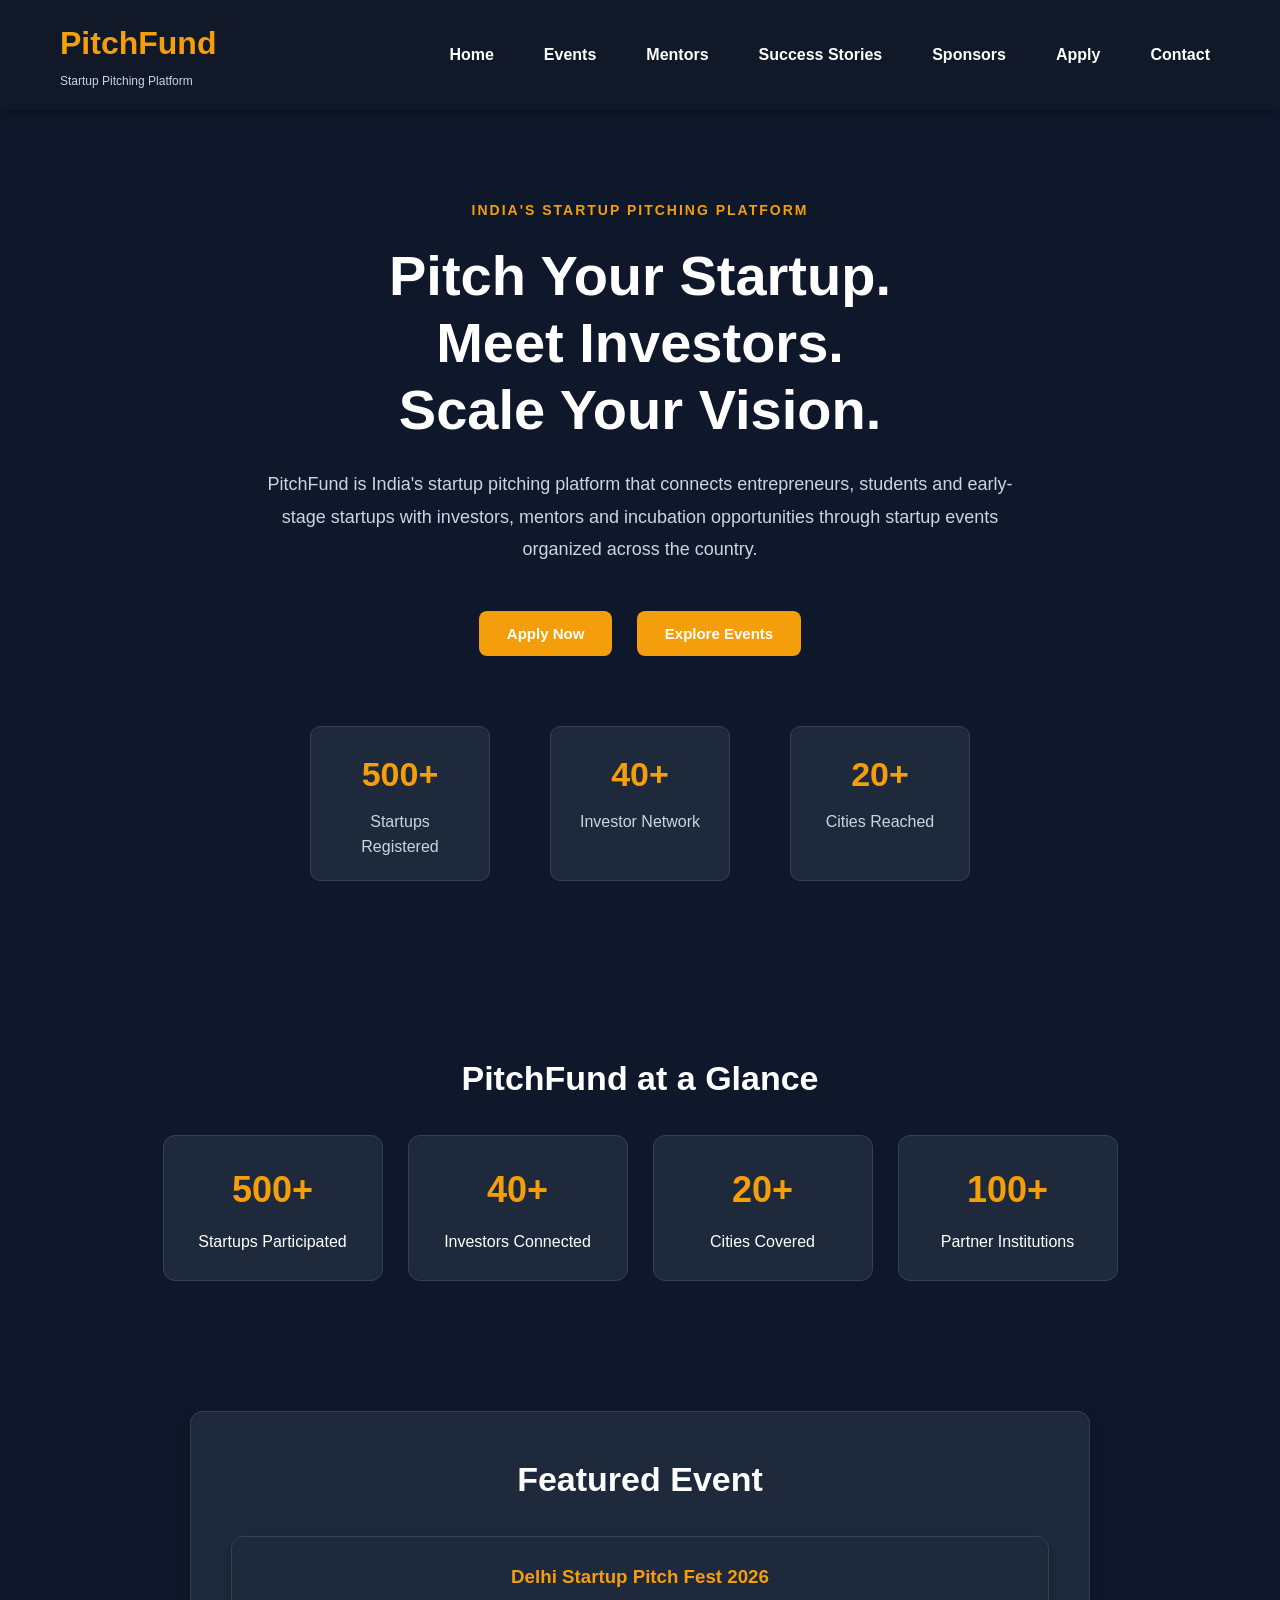
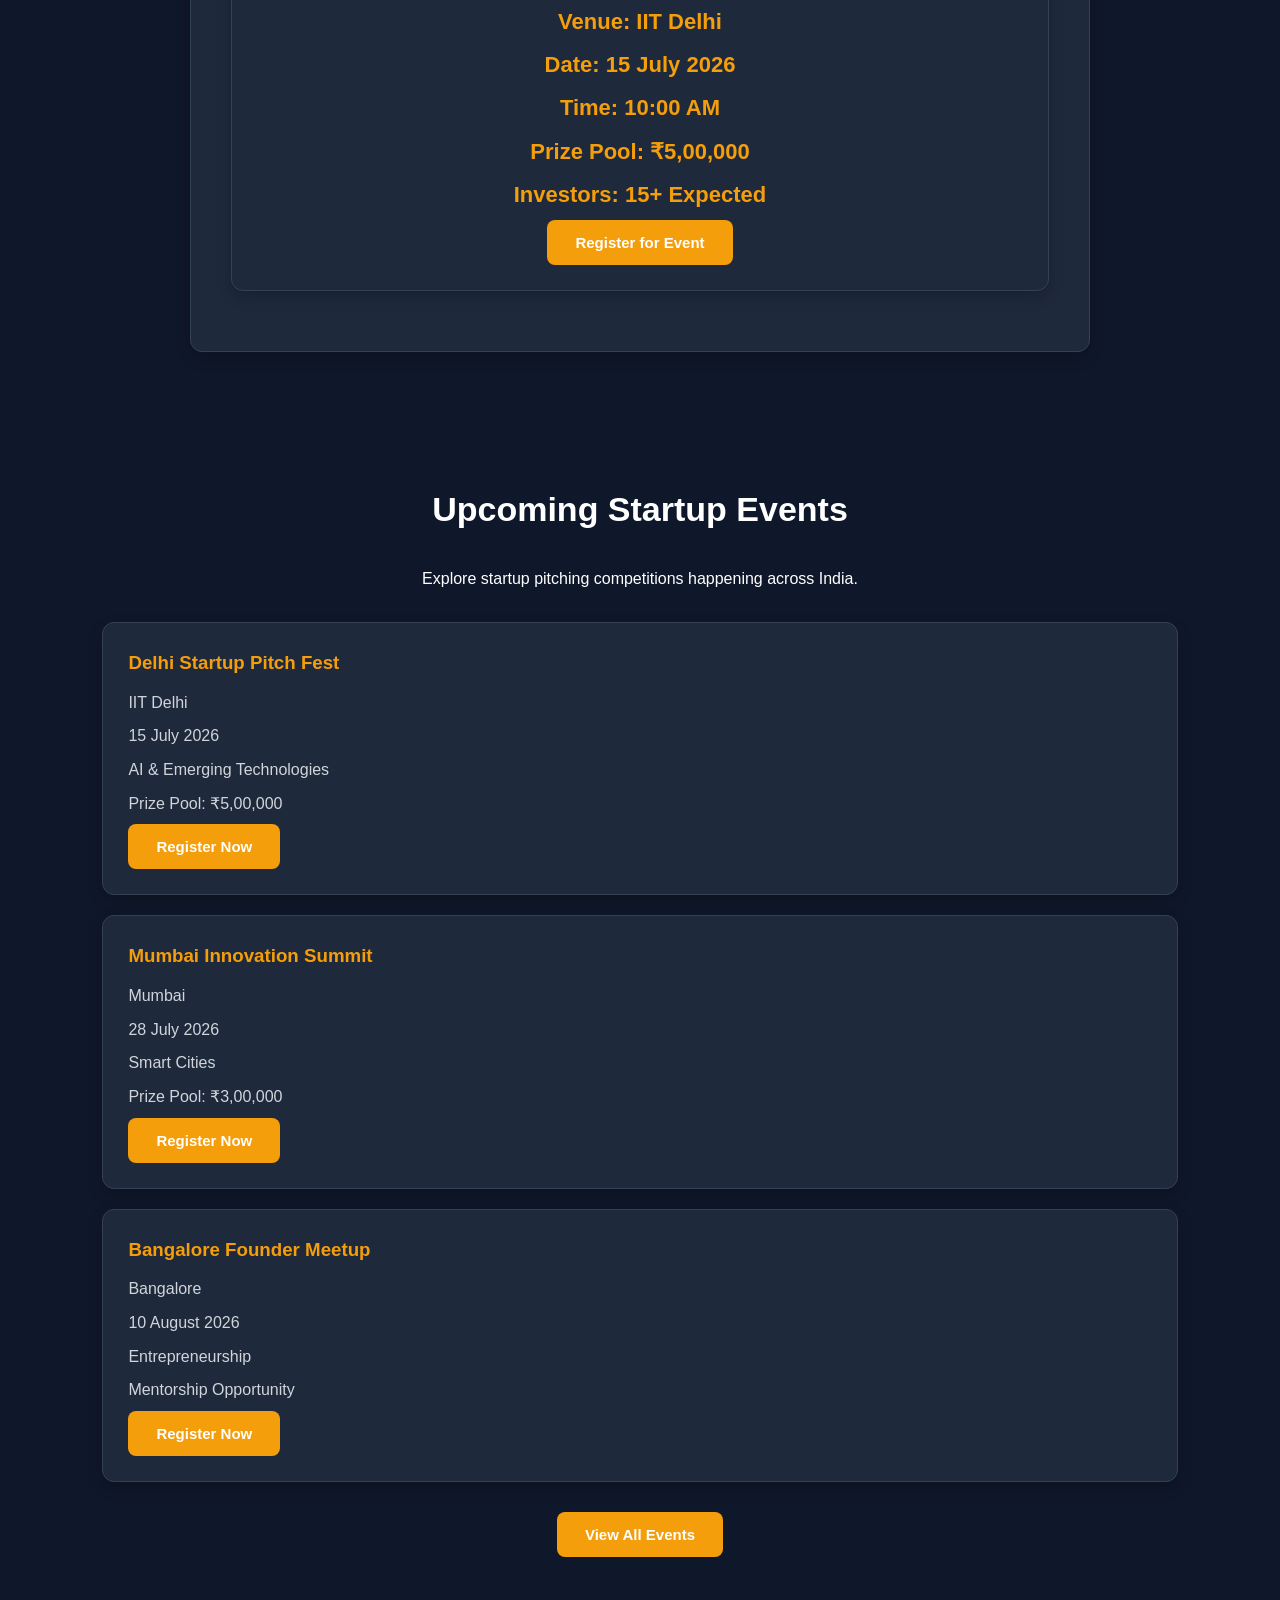
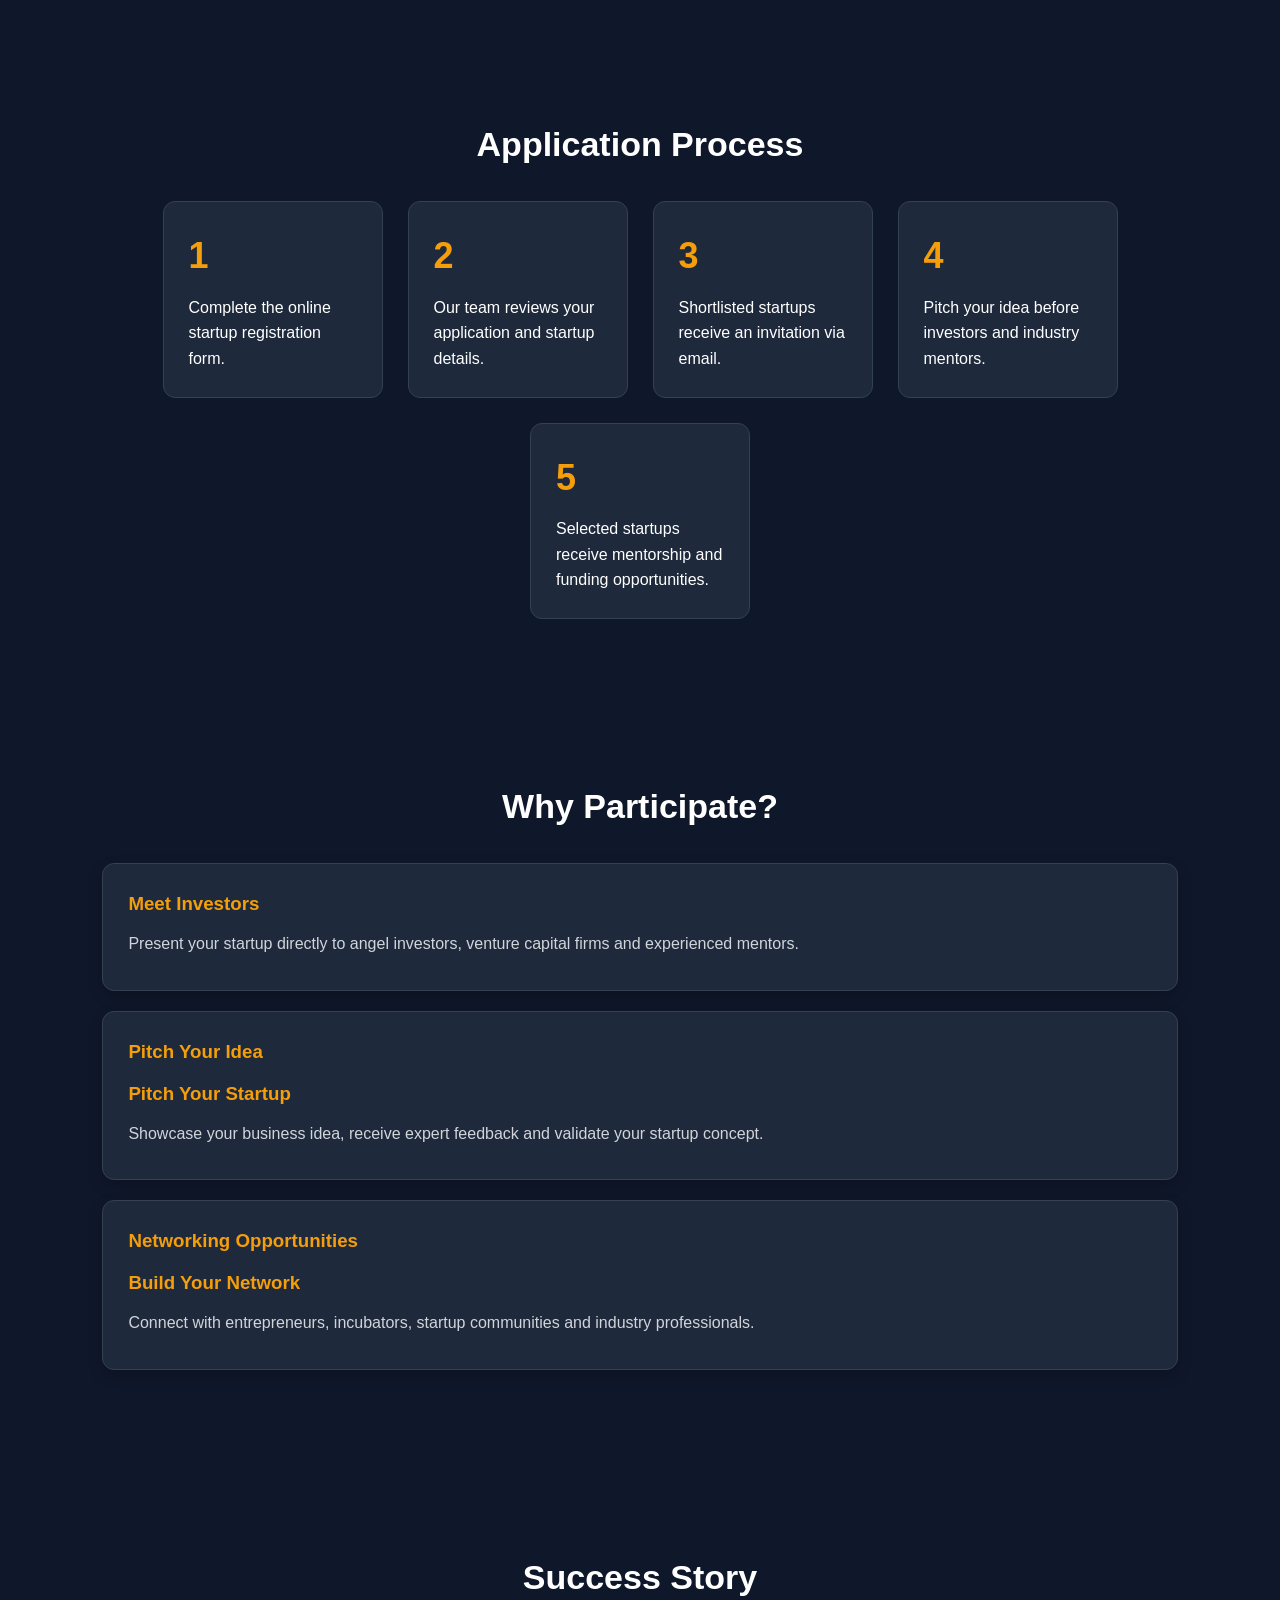
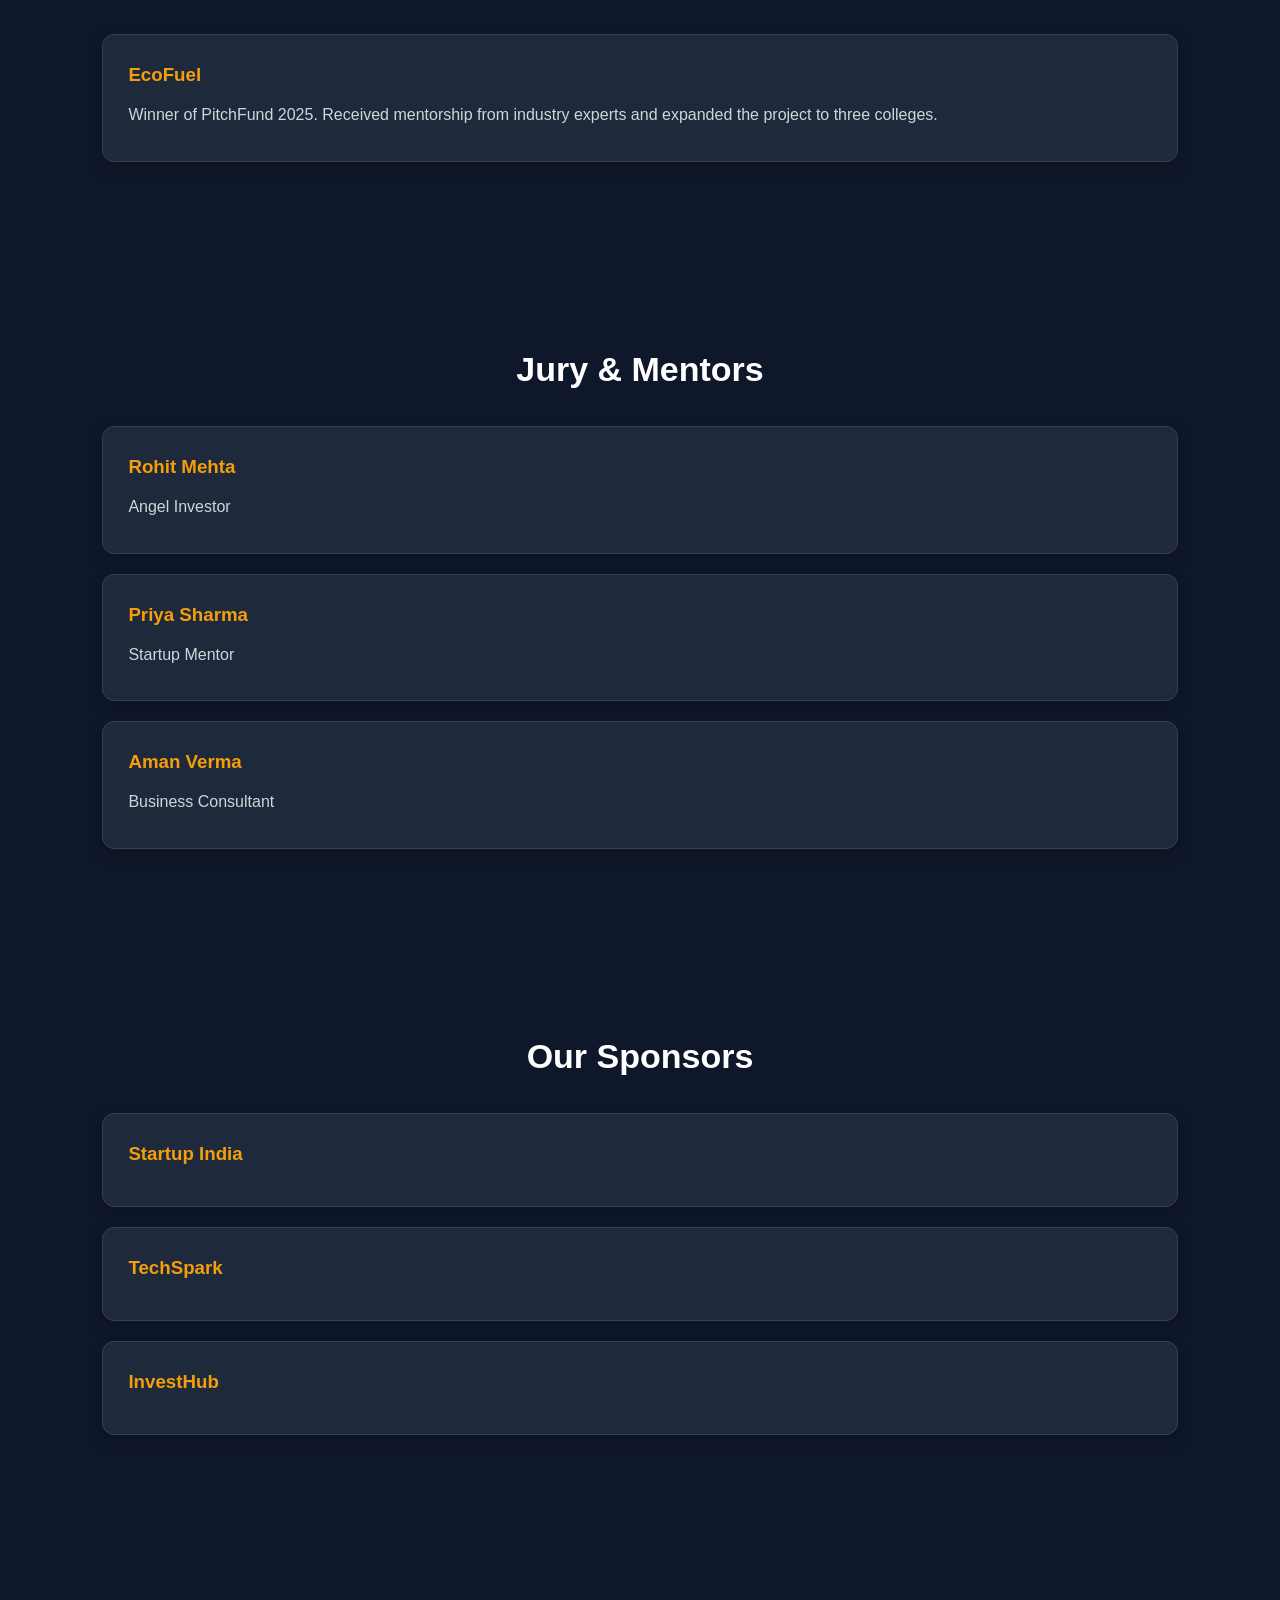
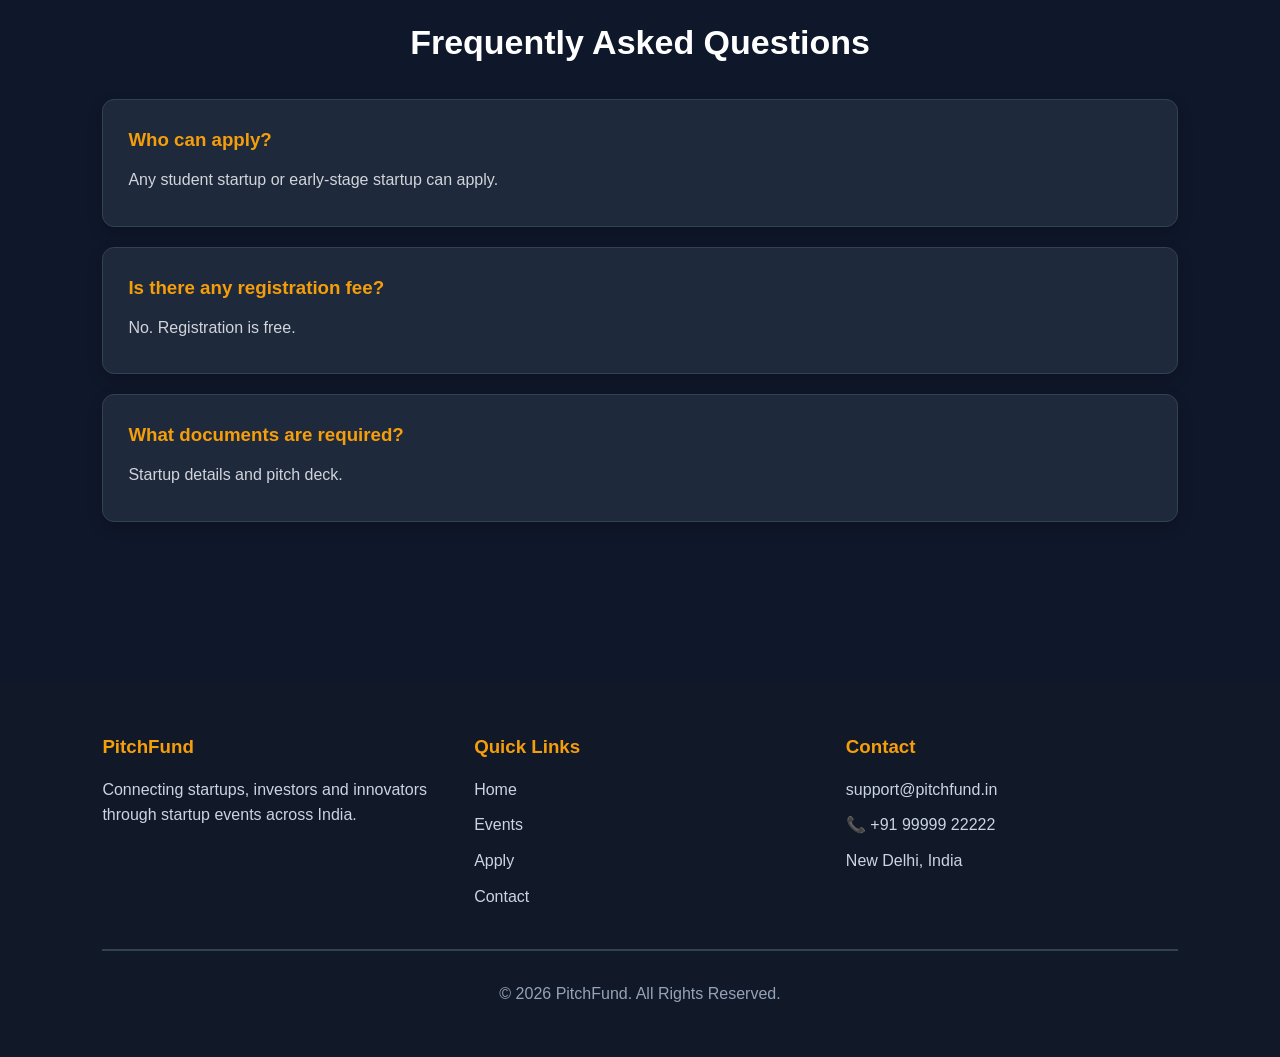
<file: index.html>
<!DOCTYPE html>
<html lang="en">

<head>
    <meta charset="UTF-8">
    <meta name="viewport" content="width=device-width, initial-scale=1.0">

    <link rel="stylesheet" href="style.css">

    <title>PitchFund</title>
</head>

<body>

<nav>

    <div>

        <h1>PitchFund</h1>
        <p class="logo-text">Startup Pitching Platform</p>

    </div>
    <ul>

        <li><a href="index.html">Home</a></li>
        <li><a href="events.html">Events</a></li>
        <li><a href="jury.html">Mentors</a></li>
        <li><a href="winners.html">Success Stories</a></li>
        <li><a href="sponsors.html">Sponsors</a></li>
        <li><a href="register.html">Apply</a></li>
        <li><a href="contact.html">Contact</a></li>

    </ul>

</nav>
<section class="hero">

    <p class="tagline">India's Startup Pitching Platform</p>

    <h2>Pitch Your Startup.<br>Meet Investors.<br>Scale Your Vision.</h2>

    <p class="hero-text">
        PitchFund is India's startup pitching platform that connects
        entrepreneurs, students and early-stage startups with
        investors, mentors and incubation opportunities through
        startup events organized across the country.
    </p>

    <div class="hero-buttons">

        <a href="register.html">
            <button>Apply Now</button>
        </a>

        <a href="events.html">
            <button>Explore Events</button>
        </a>

    </div>

    <div class="hero-stats">

        <div class="hero-stat">
            <h3>500+</h3>
            <p>Startups Registered</p>
        </div>

        <div class="hero-stat">
            <h3>40+</h3>
            <p>Investor Network</p>
        </div>

        <div class="hero-stat">
            <h3>20+</h3>
            <p>Cities Reached</p>
        </div>

    </div>
</section>

<section class="stats">

    <h2>PitchFund at a Glance</h2>

    <div class="stats-container">

        <div class="stat-card">
            <h3>500+</h3>
            <p>Startups Participated</p>
        </div>

        <div class="stat-card">
            <h3>40+</h3>
            <p>Investors Connected</p>
        </div>

        <div class="stat-card">
            <h3>20+</h3>
            <p>Cities Covered</p>
        </div>

        <div class="stat-card">
            <h3>100+</h3>
            <p>Partner Institutions</p>
        </div>

    </div>

</section>
    <section class="countdown">

    <h2>Featured Event</h2>

    <div class="card">

        <h3>Delhi Startup Pitch Fest 2026</h3>

        <p><strong> Venue:</strong> IIT Delhi</p>

        <p><strong> Date:</strong> 15 July 2026</p>

        <p><strong> Time:</strong> 10:00 AM</p>

        <p><strong> Prize Pool:</strong> ₹5,00,000</p>

        <p><strong> Investors:</strong> 15+ Expected</p>

        <a href="register.html">
            <button>Register for Event</button>
        </a>

    </div>

</section>

    <section>

        <h2>Upcoming Startup Events</h2>

        <p style="text-align:center; margin-bottom:30px;">
            Explore startup pitching competitions happening across India.
        </p>

        <div class="card">

            <h3>Delhi Startup Pitch Fest</h3>

              <p> IIT Delhi</p>

              <p>15 July 2026</p>

              <p> AI & Emerging Technologies</p>

              <p> Prize Pool: ₹5,00,000</p>

          <a href="register.html">
             <button>Register Now</button>
         </a>

        </div>


        <div class="card">

          <h3>Mumbai Innovation Summit</h3>

            <p> Mumbai</p>

            <p> 28 July 2026</p>

            <p> Smart Cities</p>

            <p> Prize Pool: ₹3,00,000</p>

            <a href="register.html">
               <button>Register Now</button>
            </a>

        </div>


        <div class="card">

            <h3>Bangalore Founder Meetup</h3>

          <p> Bangalore</p>

          <p> 10 August 2026</p>

          <p> Entrepreneurship</p>

          <p> Mentorship Opportunity</p>

            <a href="register.html">
               <button>Register Now</button>
            </a>

        </div>
        <div style="text-align:center;margin-top:30px;">

          <a href="events.html">
         <button>View All Events</button>
         </a>

        </div>

    </section>
<section>

    <h2>Application Process</h2>

    <div class="stats-container">

        <div class="stat-card">
            <h3>1</h3>
            <p>Complete the online startup registration form.</p>
        </div>

        <div class="stat-card">
            <h3>2</h3>
            <p>Our team reviews your application and startup details.</p>
        </div>

        <div class="stat-card">
            <h3>3</h3>
            <p>Shortlisted startups receive an invitation via email.</p>
        </div>

        <div class="stat-card">
            <h3>4</h3>
            <p>Pitch your idea before investors and industry mentors.</p>
        </div>

        <div class="stat-card">
            <h3>5</h3>
            <p>Selected startups receive mentorship and funding opportunities.</p>
        </div>

    </div>

</section>

    
    <section>

        <h2>Why Participate?</h2>

        <div class="card">
        <h3>Meet Investors</h3>

        <p>
        Present your startup directly to angel investors, venture capital firms and experienced mentors.
        </p>

        </div>


        <div class="card">

            <h3>Pitch Your Idea</h3>

            <h3> Pitch Your Startup</h3>

           <p>
            Showcase your business idea, receive expert feedback and validate your startup concept.
           </p>
        </div>


        <div class="card">

            <h3>Networking Opportunities</h3>

            <h3> Build Your Network</h3>

           <p>
            Connect with entrepreneurs, incubators, startup communities and industry professionals.
           </p>

        </div>


    </section>


    <section>

       <h2>Success Story</h2>

       <div class="card">

       <h3>EcoFuel</h3>

      <p>Winner of PitchFund 2025.

       Received mentorship from industry experts and expanded the project to three colleges.  
      </p>

       </div>

    </section>

    <section>

        <h2>Jury & Mentors</h2>

        <div class="card">

            <h3>Rohit Mehta</h3>

            <p>Angel Investor</p>

        </div>


        <div class="card">

            <h3>Priya Sharma</h3>

            <p>Startup Mentor</p>

        </div>


        <div class="card">

            <h3>Aman Verma</h3>

            <p>Business Consultant</p>

        </div>

    </section>

    <section>

        <h2>Our Sponsors</h2>

        <div class="card">

            <h3>Startup India</h3>

        </div>


        <div class="card">

            <h3>TechSpark</h3>

        </div>


        <div class="card">

            <h3>InvestHub</h3>

        </div>

    </section>
<section>

    <h2>Frequently Asked Questions</h2>

    <div class="card">

     <h3>Who can apply?</h3>

     <p>Any student startup or early-stage startup can apply.</p>

    </div>

    <div class="card">

      <h3>Is there any registration fee?</h3>

      <p>No. Registration is free.</p>

    </div>

    <div class="card">

       <h3>What documents are required?</h3>

       <p>Startup details and pitch deck.</p>

    </div>

</section>

    <footer>

    <div class="footer-container">

        <div>

            <h3>PitchFund</h3>

            <p>
                Connecting startups, investors and innovators through startup events across India.
            </p>

        </div>

        <div>

            <h3>Quick Links</h3>

            <p><a href="index.html">Home</a></p>
            <p><a href="events.html">Events</a></p>
            <p><a href="register.html">Apply</a></p>
            <p><a href="contact.html">Contact</a></p>

        </div>

        <div>

            <h3>Contact</h3>

            <p> support@pitchfund.in</p>
            <p>📞 +91 99999 22222</p>
            <p> New Delhi, India</p>

        </div>

    </div>

    <hr>

    <p class="copyright">

        © 2026 PitchFund. All Rights Reserved.

    </p>

</footer>
</body>

</html>
</file>
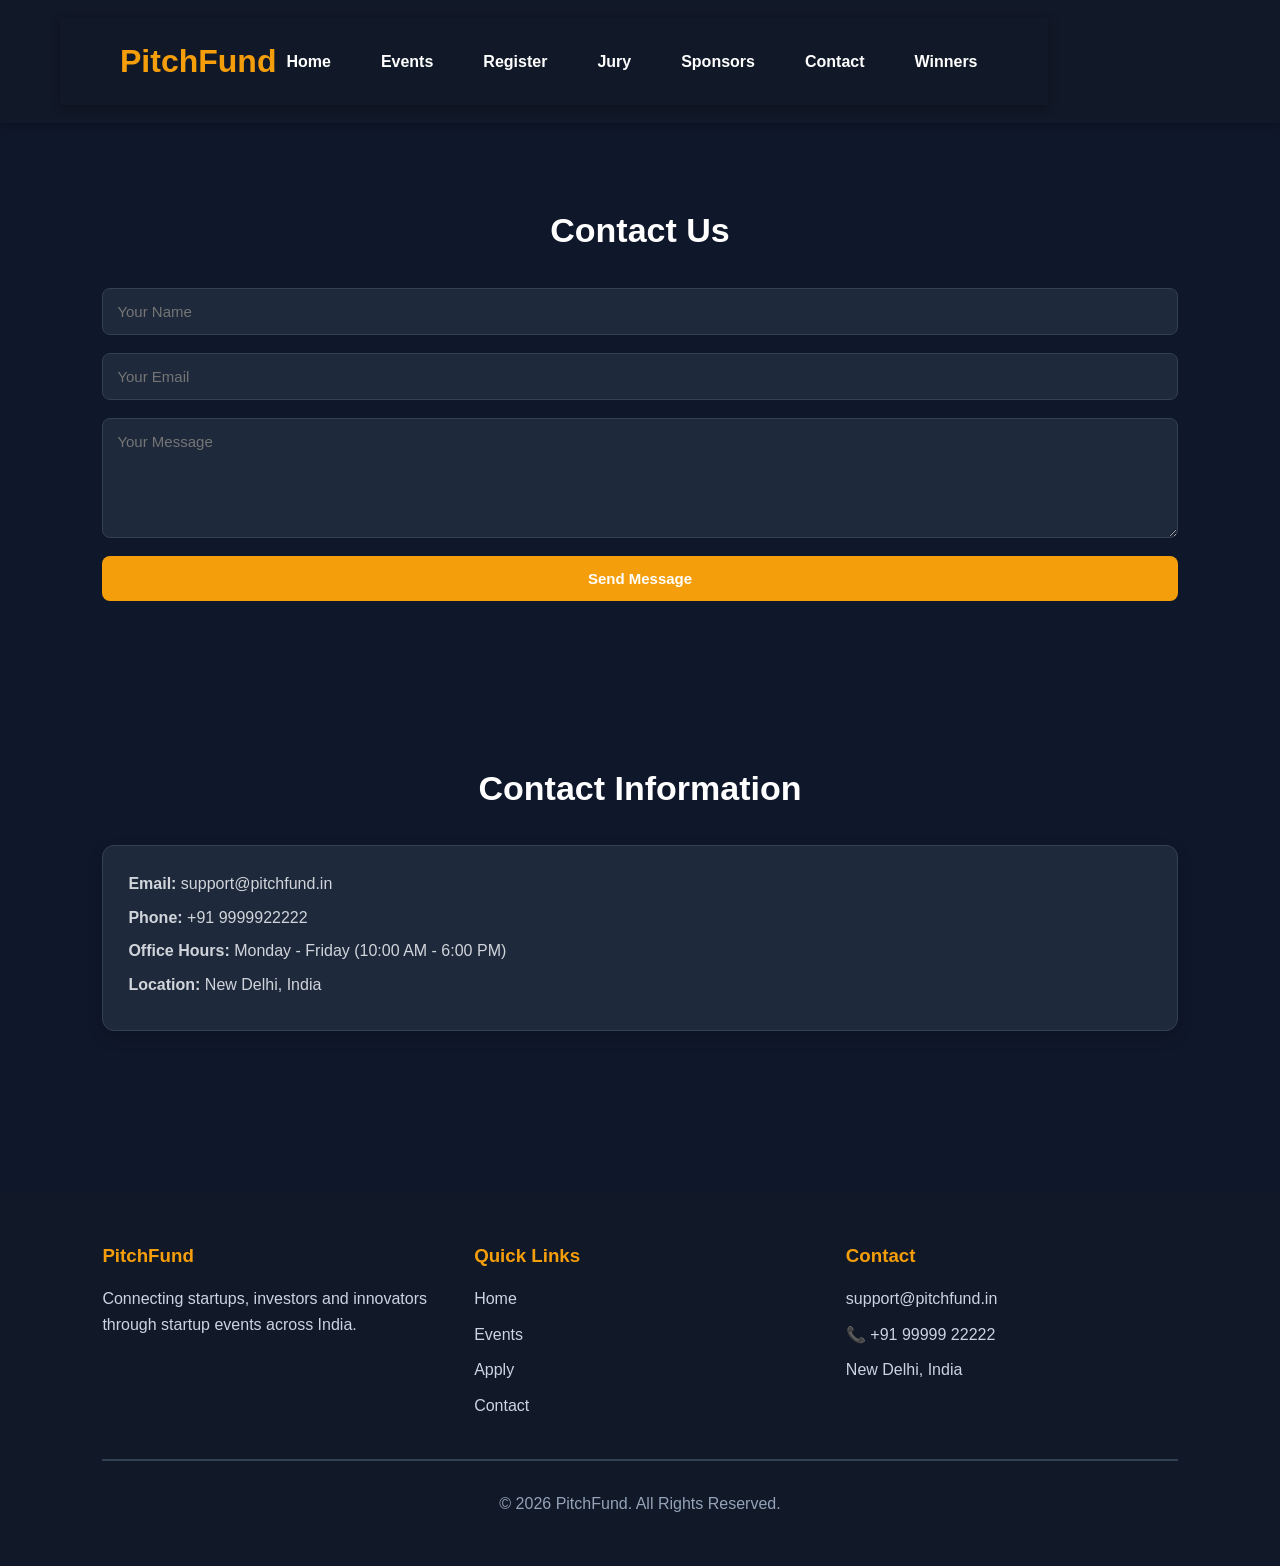
<file: contact.html>
<!DOCTYPE html>
<html lang="en">

<head>
    <meta charset="UTF-8">
    <meta name="viewport" content="width=device-width, initial-scale=1.0">

    <link rel="stylesheet" href="style.css">

    <title>Contact Us</title>
</head>

<body>

    <nav>

        <nav>

    <h1>PitchFund</h1>

    <ul>

        <li><a href="index.html">Home</a></li>

        <li><a href="events.html">Events</a></li>

        <li><a href="register.html">Register</a></li>

        <li><a href="jury.html">Jury</a></li>

        <li><a href="sponsors.html">Sponsors</a></li>

        <li><a href="contact.html">Contact</a></li>

        <li><a href="winners.html">Winners</a></li>

    </ul>

</nav>

    </nav>

    <section>

        <h2>Contact Us</h2>

        <form>

            <input type="text" placeholder="Your Name">

            <input type="email" placeholder="Your Email">

            <textarea placeholder="Your Message"></textarea>

            <button>Send Message</button>

        </form>

    </section>


    <section>

    <h2>Contact Information</h2>

    <div class="card">

        <p><strong>Email:</strong> support@pitchfund.in</p>

        <p><strong>Phone:</strong> +91 9999922222</p>

        <p><strong>Office Hours:</strong> Monday - Friday (10:00 AM - 6:00 PM)</p>

        <p><strong>Location:</strong> New Delhi, India</p>

    </div>

</section>

    <footer>

    <div class="footer-container">

        <div>

            <h3>PitchFund</h3>

            <p>
                Connecting startups, investors and innovators through startup events across India.
            </p>

        </div>

        <div>

            <h3>Quick Links</h3>

            <p><a href="index.html">Home</a></p>
            <p><a href="events.html">Events</a></p>
            <p><a href="register.html">Apply</a></p>
            <p><a href="contact.html">Contact</a></p>

        </div>

        <div>

            <h3>Contact</h3>

            <p> support@pitchfund.in</p>
            <p>📞 +91 99999 22222</p>
            <p> New Delhi, India</p>

        </div>

    </div>

    <hr>

    <p class="copyright">

        © 2026 PitchFund. All Rights Reserved.

    </p>

</footer>
</body>

</html>
</file>
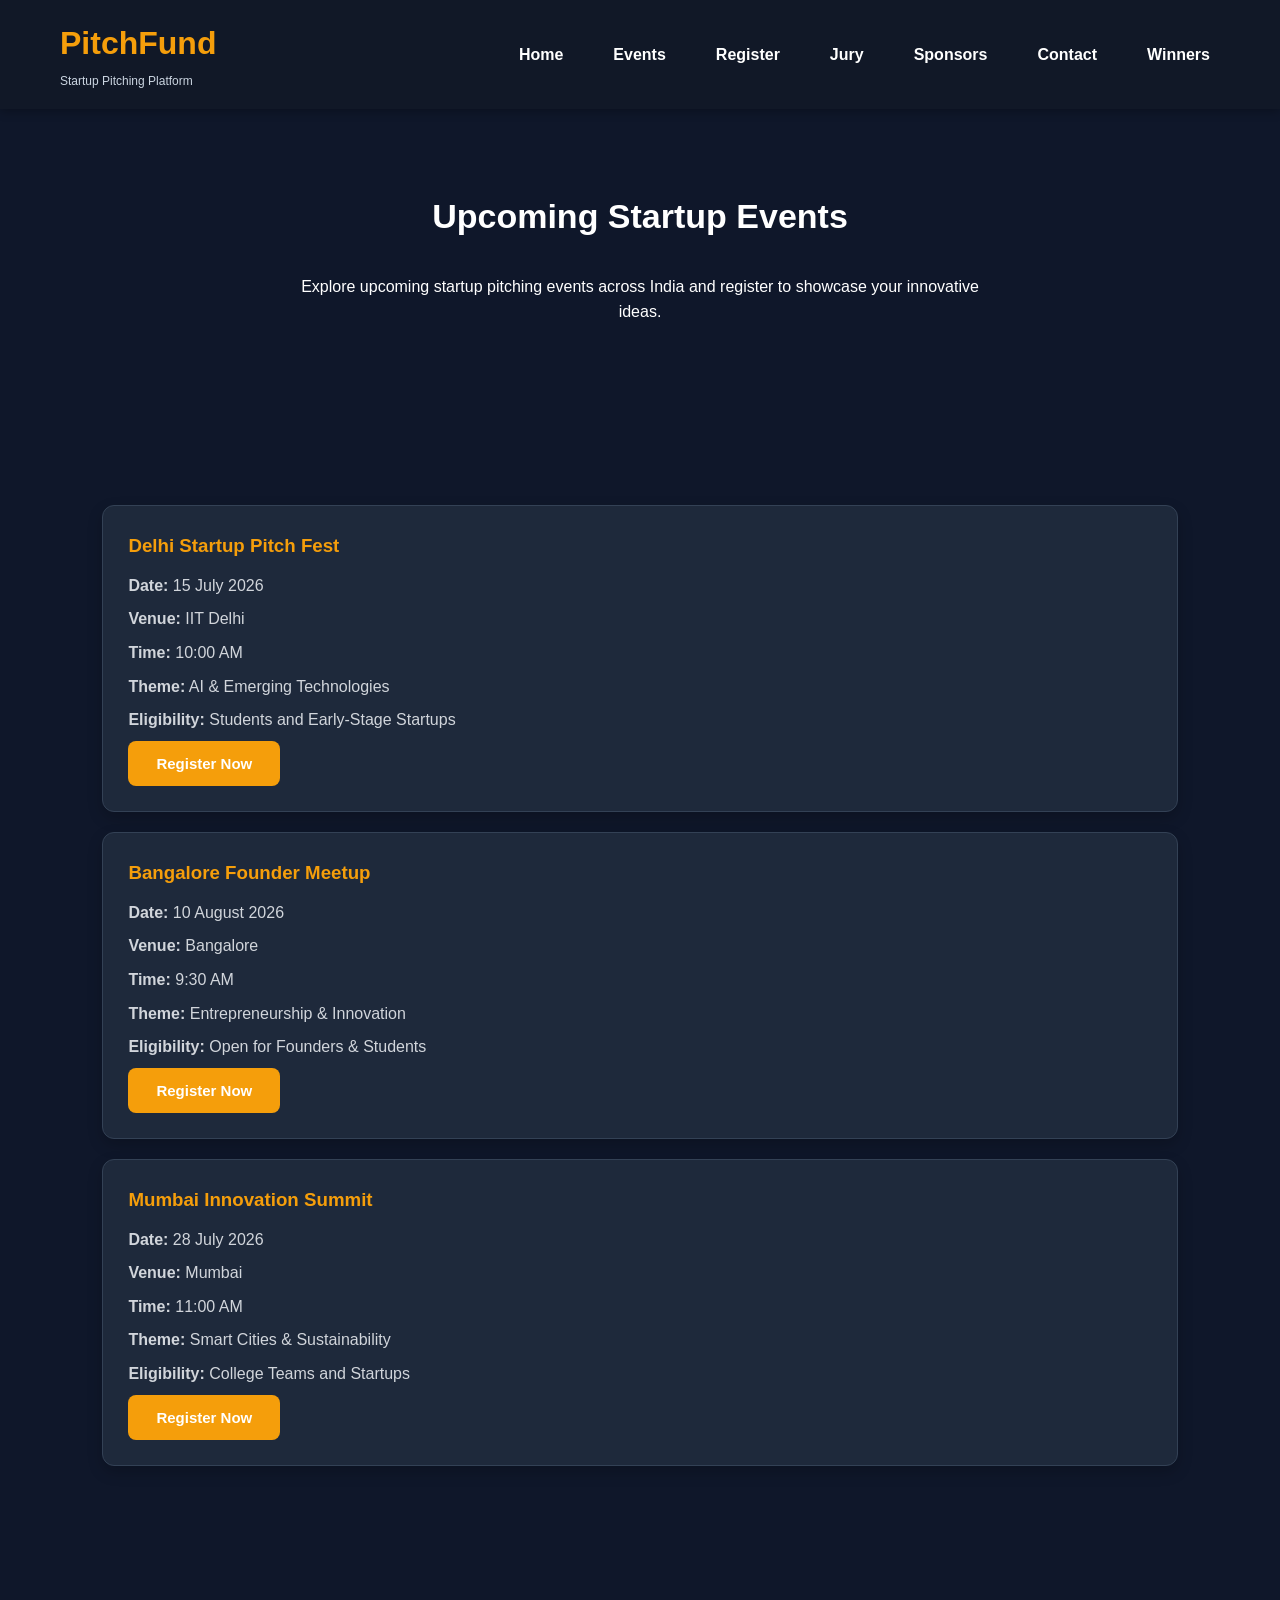
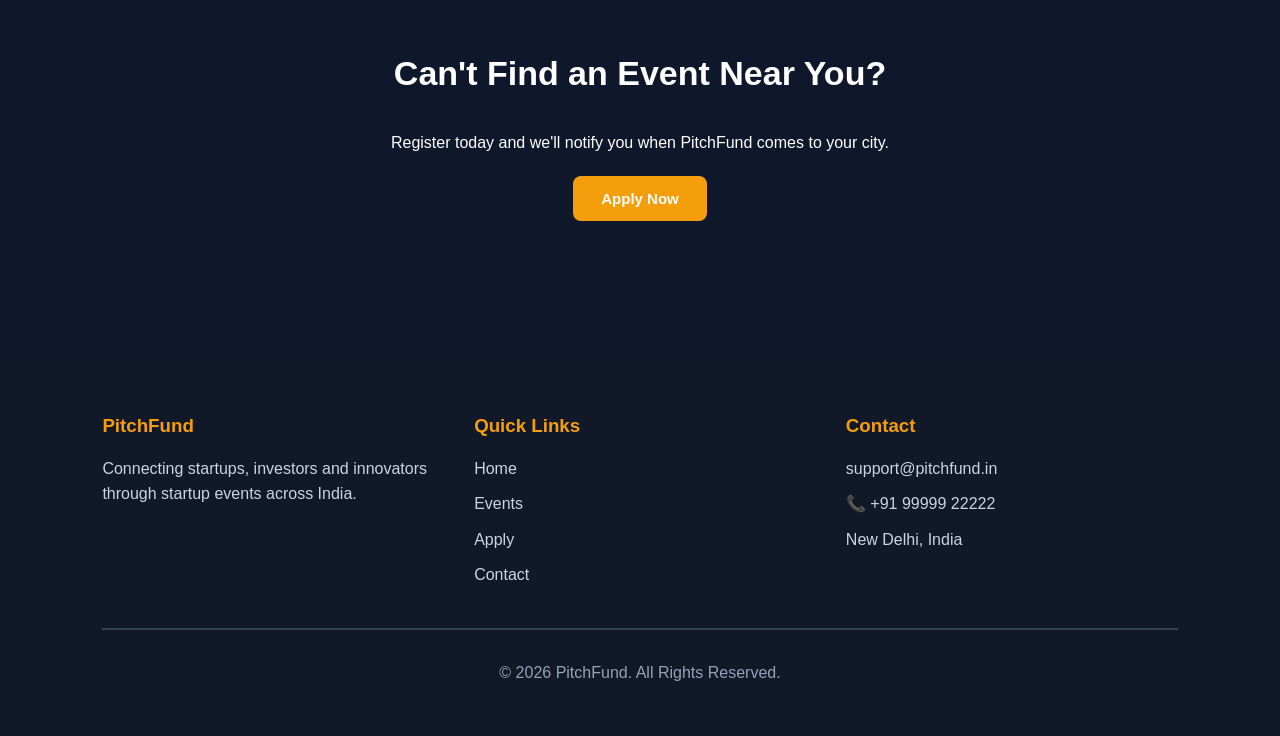
<file: events.html>
<!DOCTYPE html>
<html lang="en">

<head>
    <meta charset="UTF-8">
    <meta name="viewport" content="width=device-width, initial-scale=1.0">
    <link rel="stylesheet" href="style.css">
    <title>Upcoming Events</title>
</head>
<body>
<nav>
   <div>

    <h1>PitchFund</h1>

    <p class="logo-text">Startup Pitching Platform</p>

   </div>

    <ul>

        <li><a href="index.html">Home</a></li>

        <li><a href="events.html">Events</a></li>

        <li><a href="register.html">Register</a></li>

        <li><a href="jury.html">Jury</a></li>

        <li><a href="sponsors.html">Sponsors</a></li>

        <li><a href="contact.html">Contact</a></li>

        <li><a href="winners.html">Winners</a></li>

    </ul>

</nav>
<section>

    <h2>Upcoming Startup Events</h2>

    <p style="text-align:center;max-width:700px;margin:0 auto;">
        Explore upcoming startup pitching events across India and register to showcase your innovative ideas.
    </p>

</section>

    <section>

        <div class="card">

        <h3>Delhi Startup Pitch Fest</h3>

        <p><strong>Date:</strong> 15 July 2026</p>

        <p><strong>Venue:</strong> IIT Delhi</p>

        <p><strong>Time:</strong> 10:00 AM</p>

        <p><strong>Theme:</strong> AI & Emerging Technologies</p>

        <p><strong>Eligibility:</strong> Students and Early-Stage Startups</p>

        <a href="register.html">
         <button>Register Now</button>
        </a>

</div>

        <div class="card">

    <h3>Bangalore Founder Meetup</h3>

    <p><strong>Date:</strong> 10 August 2026</p>

    <p><strong>Venue:</strong> Bangalore</p>

    <p><strong>Time:</strong> 9:30 AM</p>

    <p><strong>Theme:</strong> Entrepreneurship & Innovation</p>

    <p><strong>Eligibility:</strong> Open for Founders & Students</p>

    <a href="register.html">

        <button>Register Now</button>

    </a>

        </div>

<div class="card">

     <h3>Mumbai Innovation Summit</h3>

       <p><strong>Date:</strong> 28 July 2026</p>

       <p><strong>Venue:</strong> Mumbai</p>

       <p><strong>Time:</strong> 11:00 AM</p>

       <p><strong>Theme:</strong> Smart Cities & Sustainability</p>

       <p><strong>Eligibility:</strong> College Teams and Startups</p>

      <a href="register.html">
        <button>Register Now</button>
      </a>


    </section>
    <section style="text-align:center;">

    <h2>Can't Find an Event Near You?</h2>

    <p style="margin:20px 0;">
        Register today and we'll notify you when PitchFund comes to your city.
    </p>

    <a href="register.html">

        <button>Apply Now</button>

    </a>

</section>
<footer>

    <div class="footer-container">

        <div>

            <h3>PitchFund</h3>

            <p>
                Connecting startups, investors and innovators through startup events across India.
            </p>

        </div>

        <div>

            <h3>Quick Links</h3>

            <p><a href="index.html">Home</a></p>
            <p><a href="events.html">Events</a></p>
            <p><a href="register.html">Apply</a></p>
            <p><a href="contact.html">Contact</a></p>

        </div>

        <div>

            <h3>Contact</h3>

            <p> support@pitchfund.in</p>
            <p>📞 +91 99999 22222</p>
            <p> New Delhi, India</p>

        </div>

    </div>

    <hr>

    <p class="copyright">

        © 2026 PitchFund. All Rights Reserved.

    </p>

</footer>
    

</body>
</html>
</file>
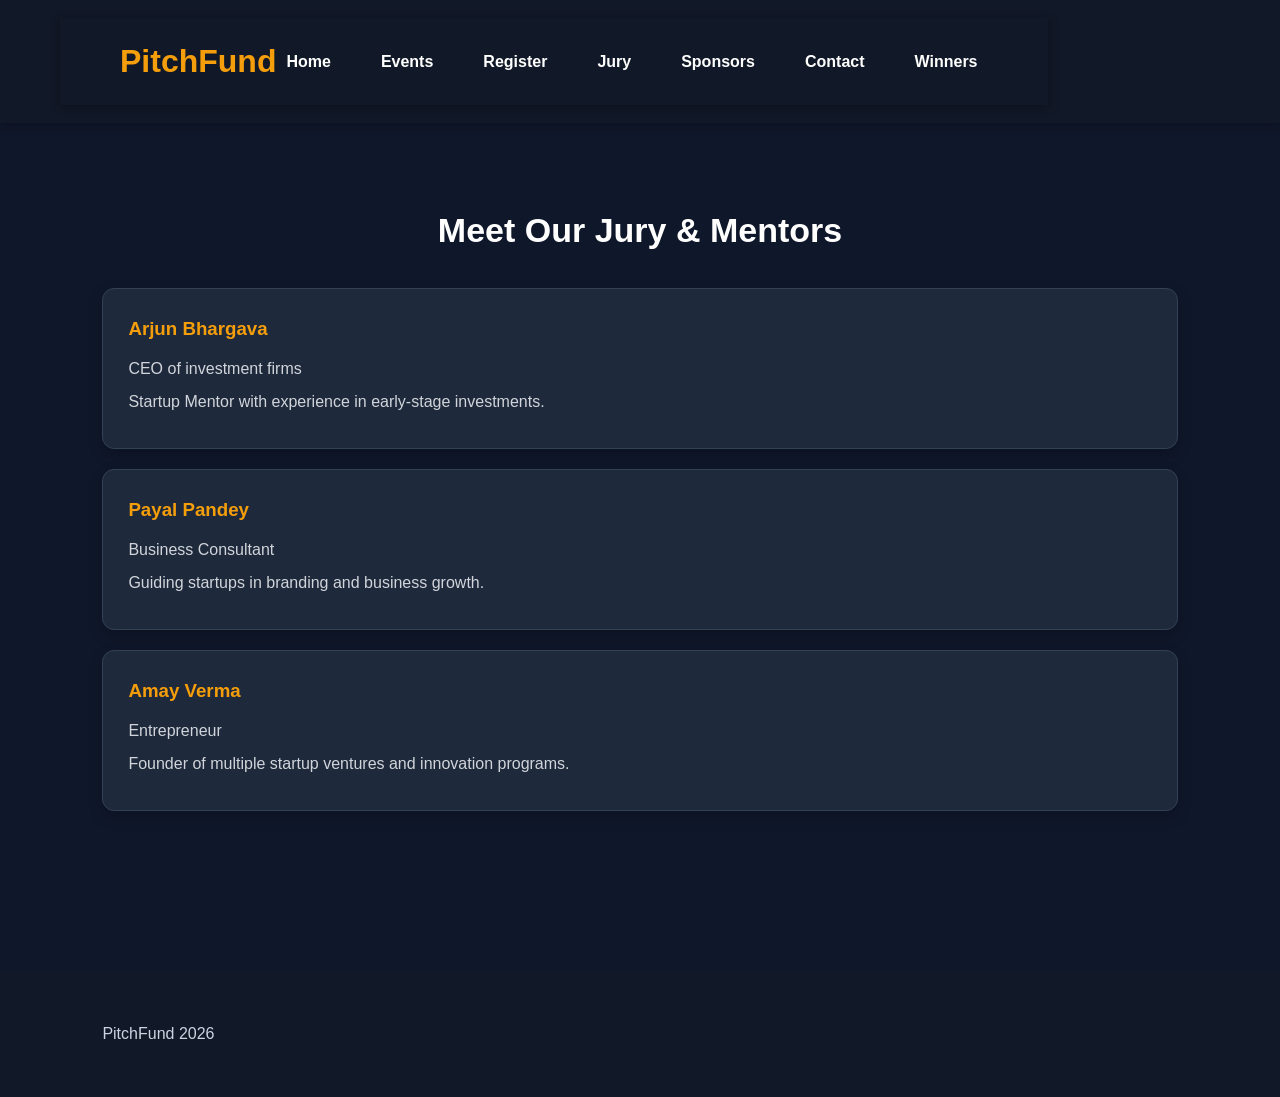
<file: jury.html>
<!DOCTYPE html>
<html lang="en">

<head>
    <meta charset="UTF-8">
    <meta name="viewport" content="width=device-width, initial-scale=1.0">

    <link rel="stylesheet" href="style.css">

    <title>Jury & Mentors</title>
</head>

<body>

    <!-- Navbar -->

    <nav>

      <nav>

    <h1>PitchFund</h1>

    <ul>

        <li><a href="index.html">Home</a></li>

        <li><a href="events.html">Events</a></li>

        <li><a href="register.html">Register</a></li>

        <li><a href="jury.html">Jury</a></li>

        <li><a href="sponsors.html">Sponsors</a></li>

        <li><a href="contact.html">Contact</a></li>

        <li><a href="winners.html">Winners</a></li>

    </ul>

</nav>
    </nav>
    
    <section>

        <h2>Meet Our Jury & Mentors</h2>


        <div class="card">

            <h3>Arjun Bhargava</h3>
            <p>CEO of investment firms</p>
            <p>Startup Mentor with experience in early-stage investments.</p>

        </div>

        <div class="card">

            <h3>Payal Pandey</h3>

            <p>Business Consultant</p>

            <p>Guiding startups in branding and business growth.</p>

        </div>


        <div class="card">

            <h3>Amay Verma</h3>

            <p>Entrepreneur</p>

            <p>Founder of multiple startup ventures and innovation programs.</p>

        </div>

    </section>


    <!-- Footer -->

    <footer>

        <p>PitchFund 2026</p>

    </footer>

</body>

</html>
</file>
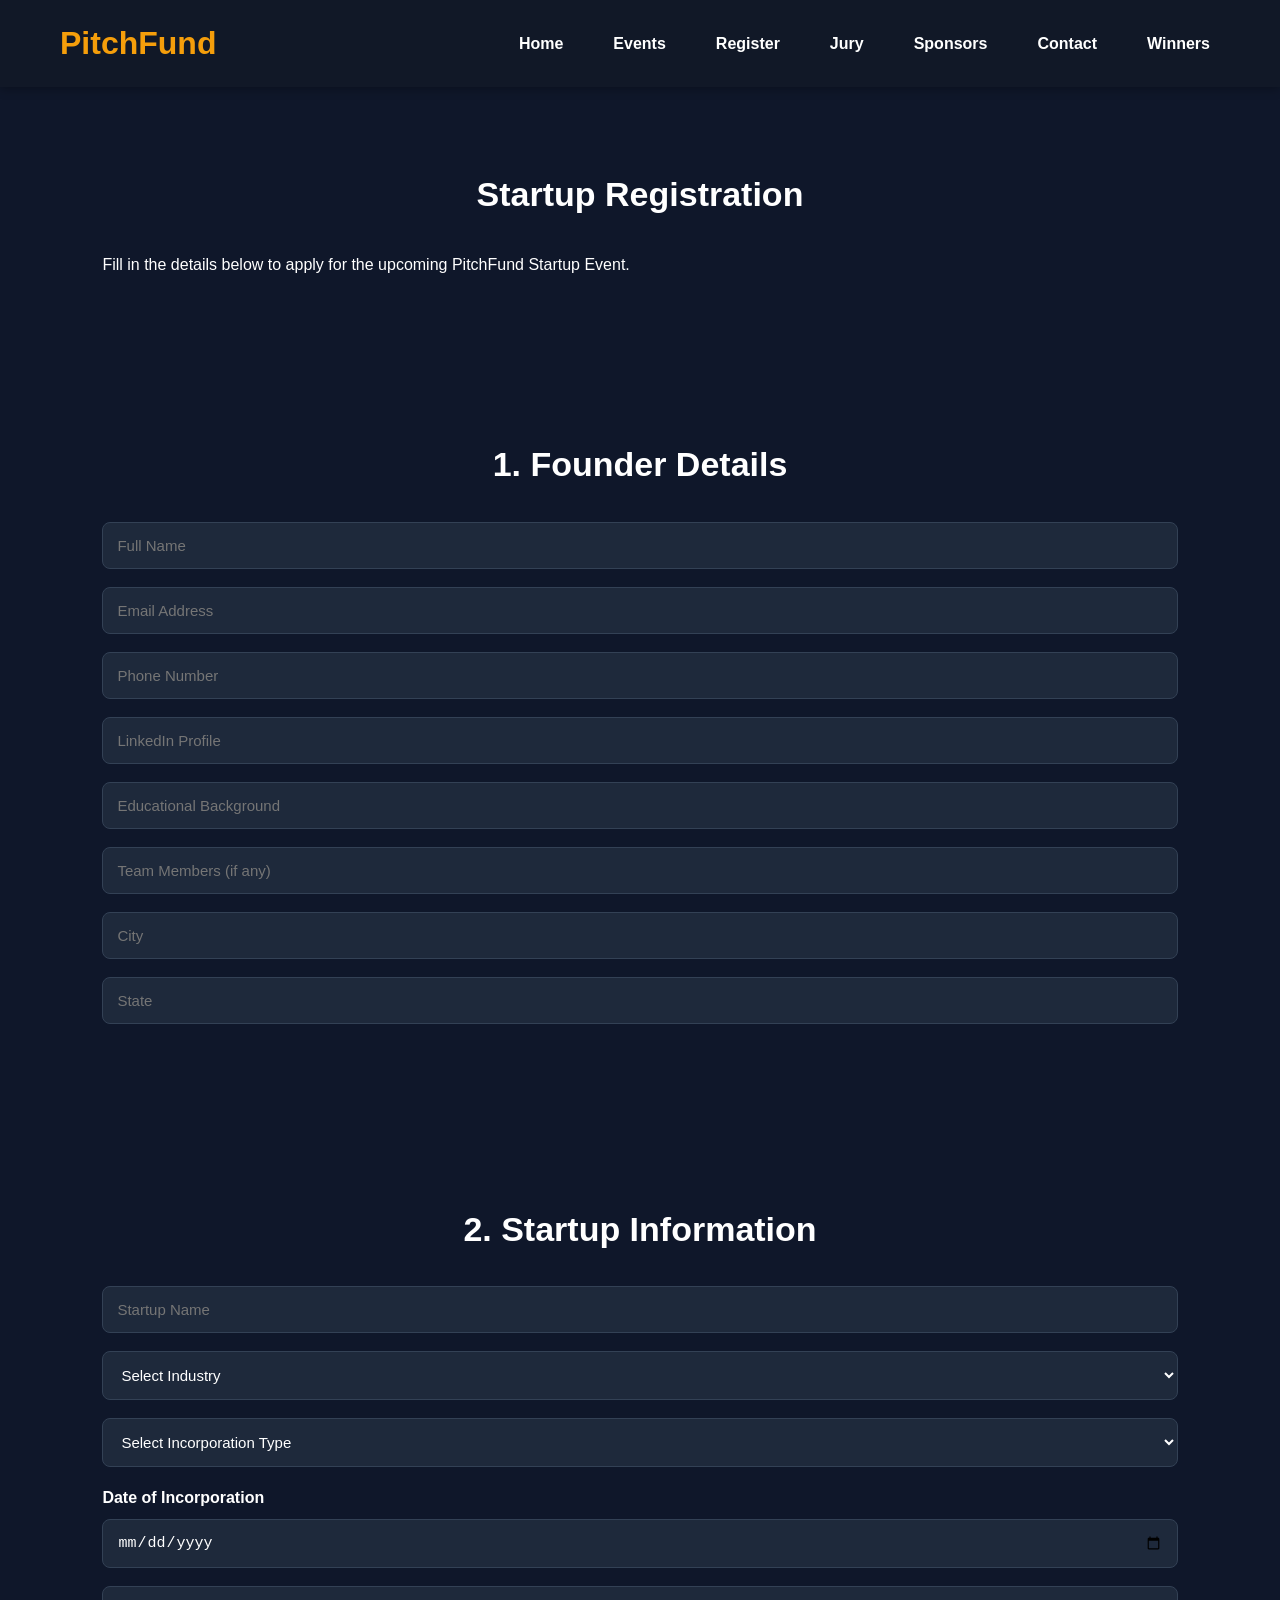
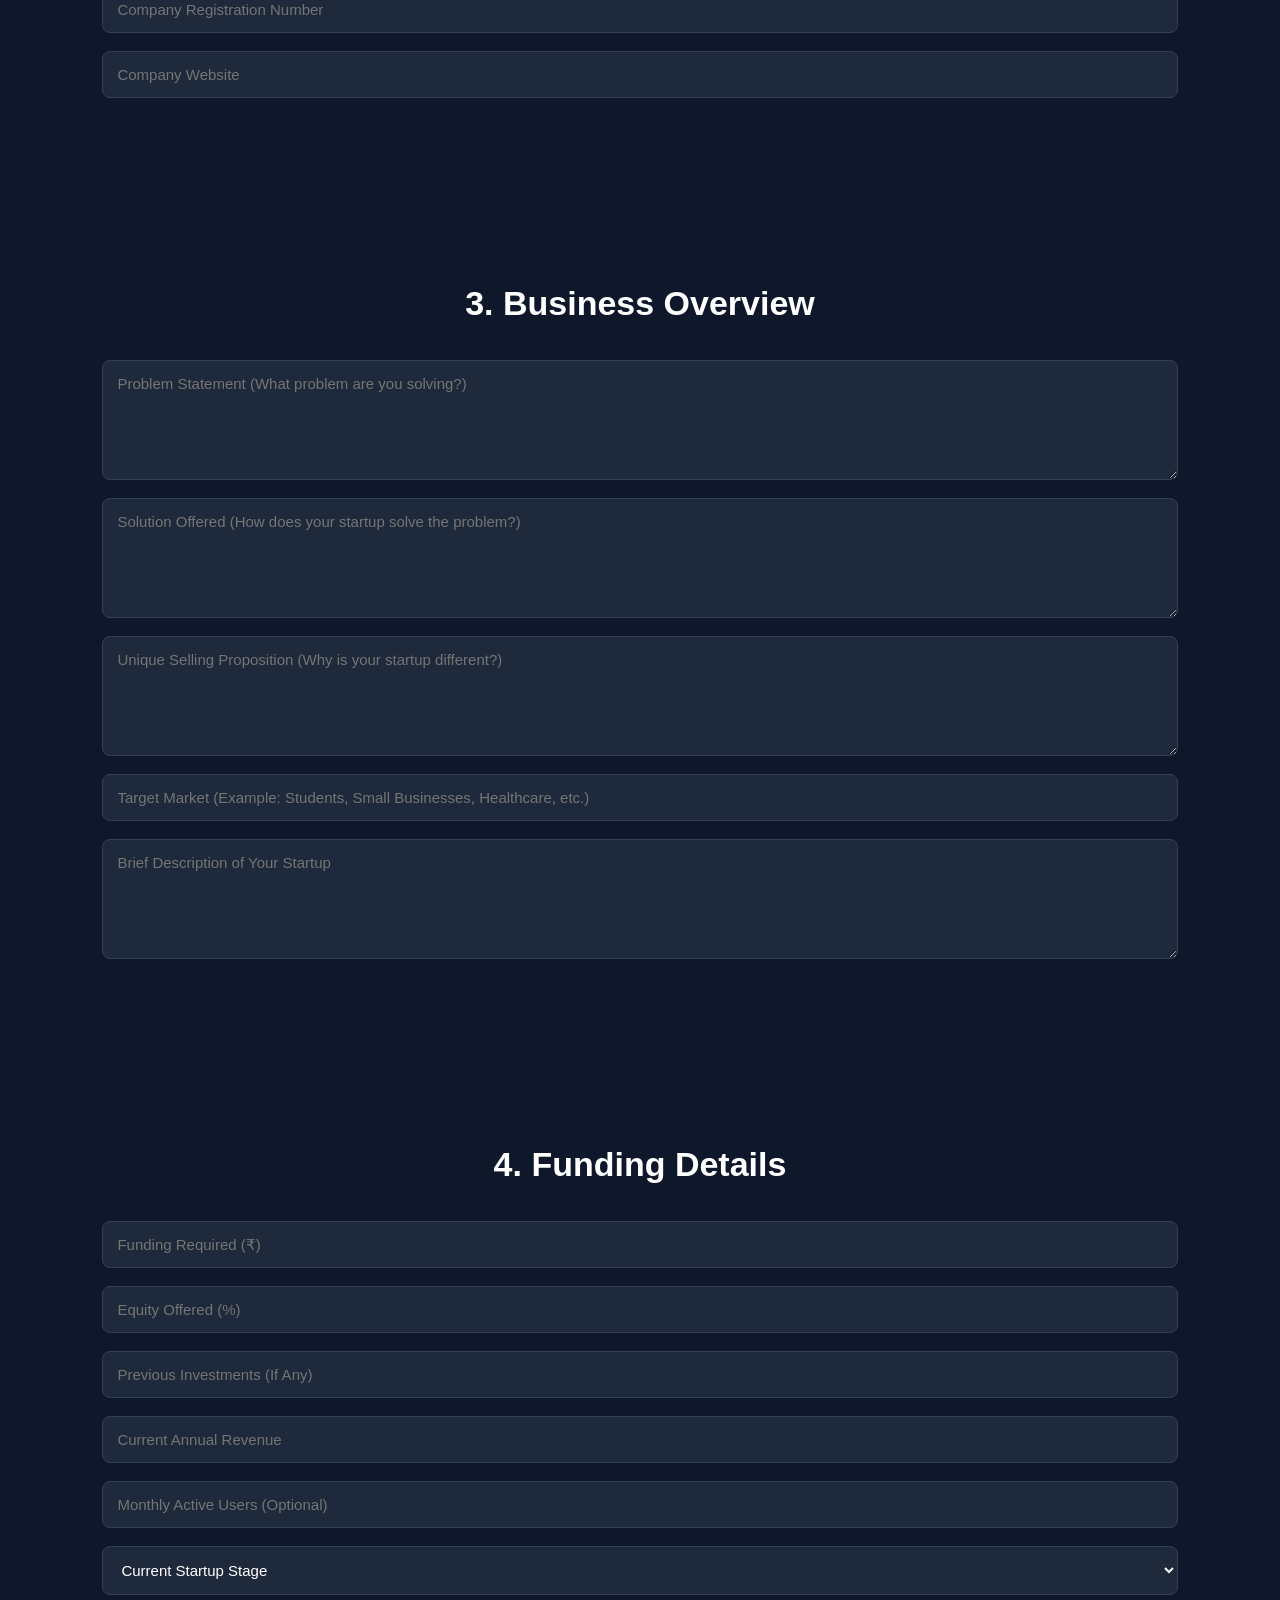
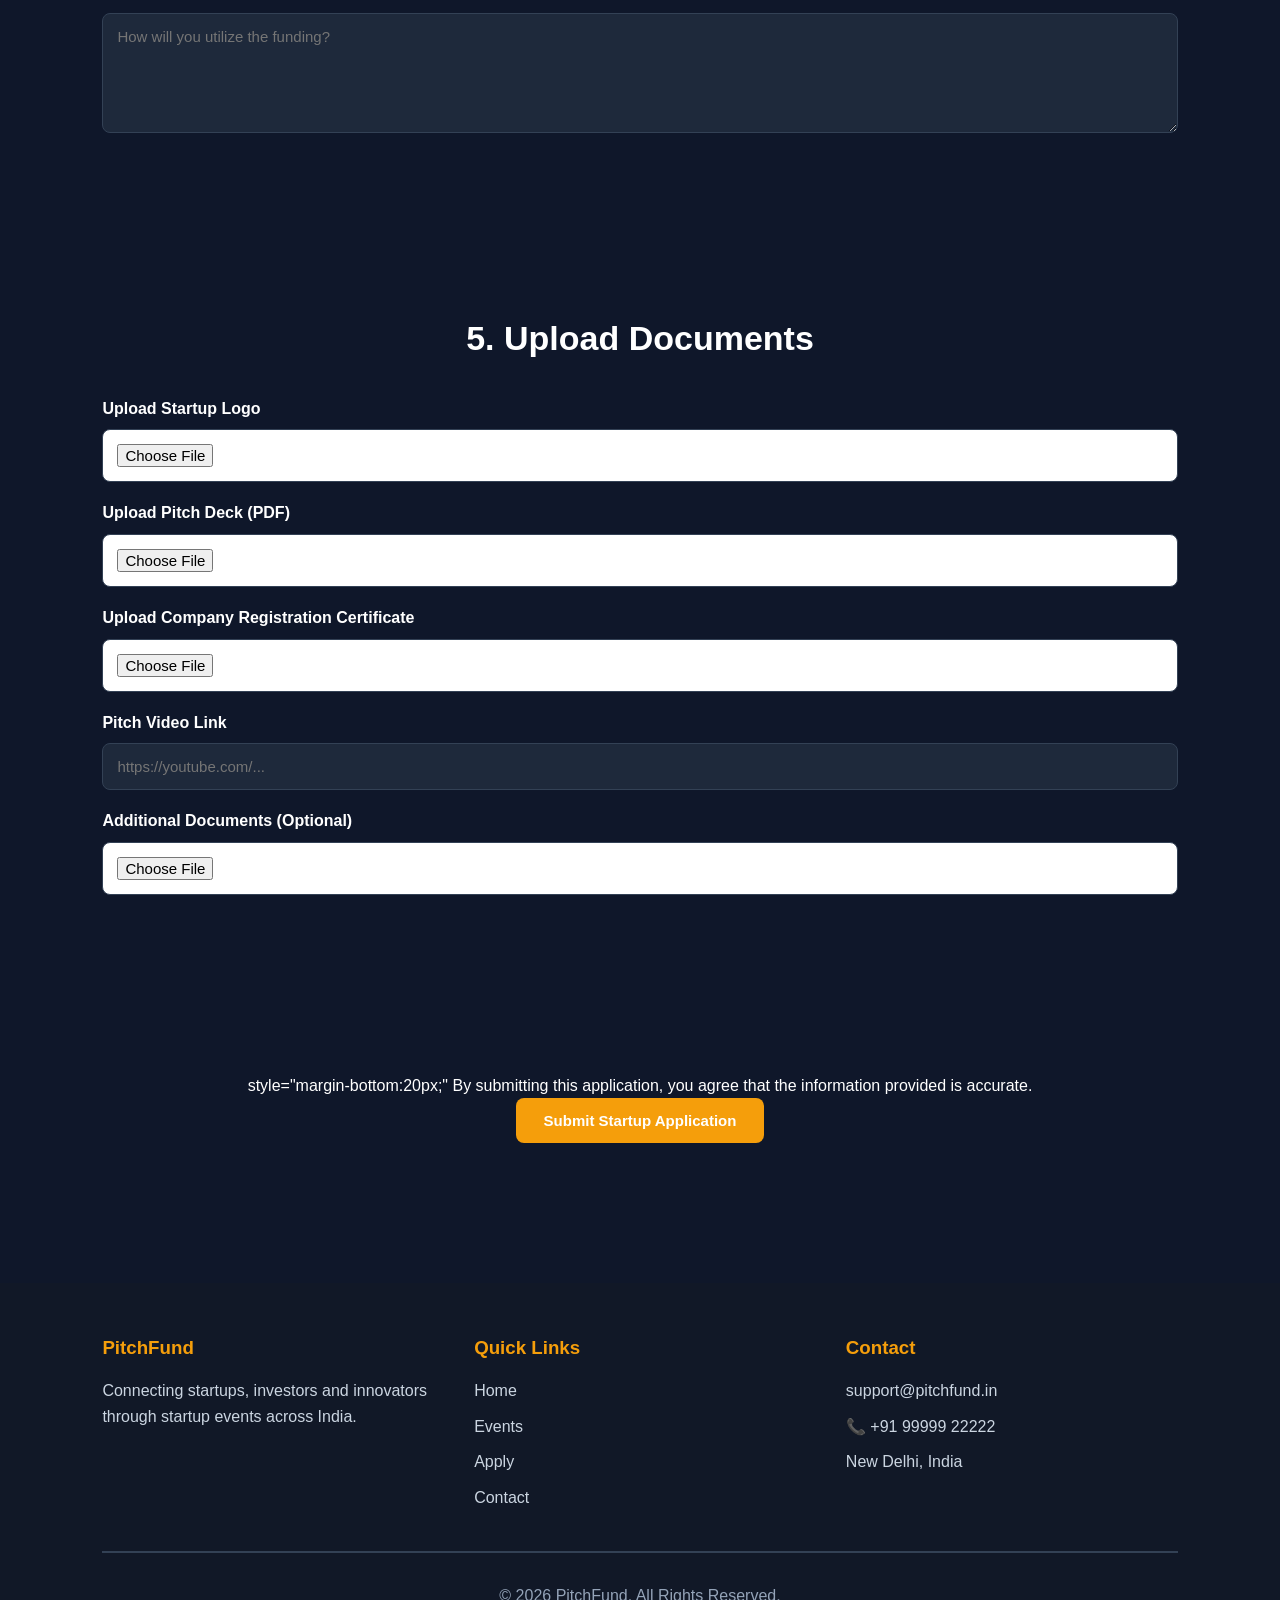
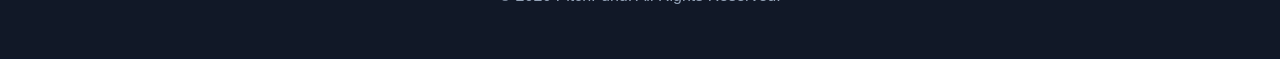
<file: register.html>
<!DOCTYPE html>
<html lang="en">

<head>
    <meta charset="UTF-8">

    <meta name="viewport" content="width=device-width, initial-scale=1.0">

    <title>Startup Registration</title>

    <link rel="stylesheet" href="style.css">
</head>
  <body>
    <nav>

        <h1>PitchFund</h1>
       
        <ul>
            <li><a href="index.html">Home</a></li>
            <li><a href="events.html">Events</a></li>
            <li><a href="register.html">Register</a></li>
            <li><a href="jury.html">Jury</a></li>
            <li><a href="sponsors.html">Sponsors</a></li>
            <li><a href="contact.html">Contact</a></li>
            <li><a href="winners.html">Winners</a></li>

        </ul>

    </nav>

    <section>

        <h2>Startup Registration</h2>

        <p>
            Fill in the details below to apply for the upcoming PitchFund Startup Event.
        </p>

    </section>
    <section>

        <h2>1. Founder Details</h2>
            <form>
                <input type="text" placeholder="Full Name" required>

                <input type="email" placeholder="Email Address" required>

                <input type="tel" placeholder="Phone Number" required>

                <input type="text" placeholder="LinkedIn Profile">

                <input type="text" placeholder="Educational Background">

                <input type="text" placeholder="Team Members (if any)">

                <input type="text" placeholder="City">
                
                <input type="text" placeholder="State">
            </form>

    </section> 

    <section>

        <h2>2. Startup Information</h2>

        <form>
            <input type="text" placeholder="Startup Name" required>

         <select required>
            <option value="">Select Industry</option>
            <option>Technology</option>
            <option>Healthcare</option>
            <option>Education</option>
            <option>Finance</option>
            <option>E-Commerce</option>
            <option>Agriculture</option>
            <option>Others</option>
         </select>

            <select required>
              <option value="">Select Incorporation Type</option>
              <option>Private Limited</option>
              <option>LLP</option>
              <option>Partnership</option>
              <option>Sole Proprietorship</option>
            </select>

          <label>Date of Incorporation</label>
          <input type="date">

          <input type="text" placeholder="Company Registration Number">
          <input type="url" placeholder="Company Website">
        </form>

    </section>

    <section>

        <h2>3. Business Overview</h2>

        <form>
             <textarea rows="4" placeholder="Problem Statement (What problem are you solving?)" required></textarea>

             <textarea rows="4" placeholder="Solution Offered (How does your startup solve the problem?)" required></textarea>

             <textarea rows="4" placeholder="Unique Selling Proposition (Why is your startup different?)"></textarea>

             <input type="text" placeholder="Target Market (Example: Students, Small Businesses, Healthcare, etc.)">

             <textarea rows="4" placeholder="Brief Description of Your Startup"></textarea>
        </form>

    </section>
    <section>

        <h2>4. Funding Details</h2>

        <form>
           <input type="number" placeholder="Funding Required (₹)" required>

           <input type="number" placeholder="Equity Offered (%)" required>

           <input type="text" placeholder="Previous Investments (If Any)">

           <input type="text" placeholder="Current Annual Revenue">

           <input type="number" placeholder="Monthly Active Users (Optional)">

<select required>

    <option value="">Current Startup Stage</option>

    <option>Idea Stage</option>

    <option>Prototype Ready</option>

    <option>MVP Developed</option>

    <option>Revenue Generating</option>

    <option>Growth Stage</option>

</select>

     <textarea rows="4" placeholder="How will you utilize the funding?"></textarea>
        </form>

    </section>

    <section>

        <h2>5. Upload Documents</h2>

        <form>
         <label>Upload Startup Logo</label>
         <input type="file" accept="image/*">

         <label>Upload Pitch Deck (PDF)</label>
         <input type="file" accept=".pdf">

         <label>Upload Company Registration Certificate</label>
         <input type="file" accept=".pdf,.jpg,.jpeg,.png">

         <label>Pitch Video Link</label>
         <input type="url" placeholder="https://youtube.com/...">

         <label>Additional Documents (Optional)</label>
         <input type="file">
        </form>

    </section>

    <section style="text-align:center;">

       <p> style="margin-bottom:20px;"
       By submitting this application, you agree that the information provided is accurate.
       </p>

      <button type="submit">

      Submit Startup Application

      </button>

    </section>
    <footer>

    <div class="footer-container">

        <div>

            <h3>PitchFund</h3>
            <p>
                Connecting startups, investors and innovators through startup events across India.
            </p>
        </div>

        <div>

            <h3>Quick Links</h3>

            <p><a href="index.html">Home</a></p>
            <p><a href="events.html">Events</a></p>
            <p><a href="register.html">Apply</a></p>
            <p><a href="contact.html">Contact</a></p>

        </div>

        <div>

            <h3>Contact</h3>

            <p>support@pitchfund.in</p>
            <p>📞 +91 99999 22222</p>
            <p> New Delhi, India</p>

        </div>

    </div>

    <hr>

    <p class="copyright">
        © 2026 PitchFund. All Rights Reserved.
    </p>

</footer>

  </body>

</html>
</file>
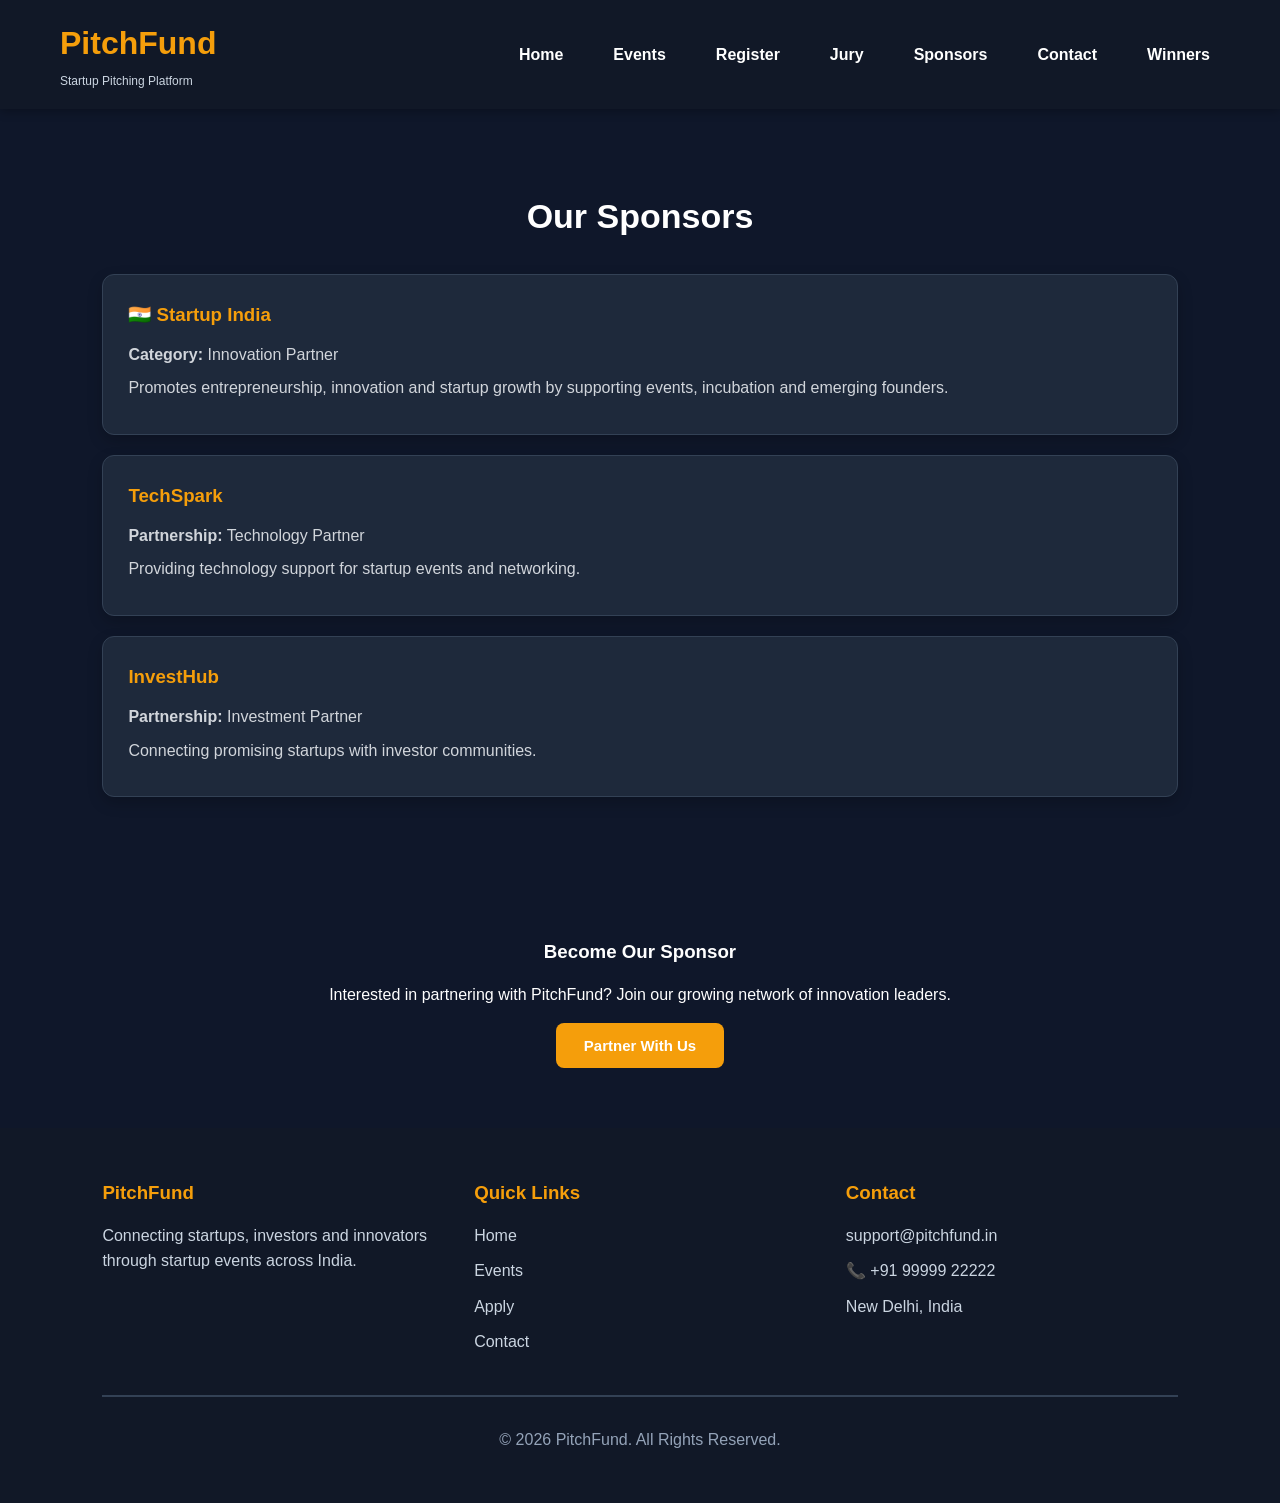
<file: sponsers.html>
<!DOCTYPE html>
<html lang="en">

<head>
    <meta charset="UTF-8">
    <meta name="viewport" content="width=device-width, initial-scale=1.0">

    <link rel="stylesheet" href="style.css">

    <title>Sponsors</title>
</head>

<body>
<nav>

    <div>

    <h1>PitchFund</h1>

    <p class="logo-text">Startup Pitching Platform</p>

    </div>

    <ul>

        <li><a href="index.html">Home</a></li>

        <li><a href="events.html">Events</a></li>

        <li><a href="register.html">Register</a></li>

        <li><a href="jury.html">Jury</a></li>

        <li><a href="sponsors.html">Sponsors</a></li>

        <li><a href="contact.html">Contact</a></li>

        <li><a href="winners.html">Winners</a></li>

    </ul>

</nav>
    <section>

        <h2>Our Sponsors</h2>


     <div class="card">

      <h3>🇮🇳 Startup India</h3>

      <p><strong>Category:</strong> Innovation Partner</p>

      <p>
        Promotes entrepreneurship, innovation and startup growth by supporting events, incubation and emerging founders.
      </p>

     </div>

      <div class="card">

        <h3>TechSpark</h3>

        <p><strong>Partnership:</strong> Technology Partner</p>

        <p>
        Providing technology support for startup events and networking.
        </p>

     </div>


    <div class="card">

      <h3>InvestHub</h3>

      <p><strong>Partnership:</strong> Investment Partner</p>

      <p>
        Connecting promising startups with investor communities.
      </p>

    </div>

    </section>
    <div style="text-align:center;margin-top:40px;">

    <h3>Become Our Sponsor</h3>

    <p style="margin:15px 0;">
        Interested in partnering with PitchFund? Join our growing network of innovation leaders.
    </p>

     <a href="contact.html">

        <button>Partner With Us</button>

     </a>

    </div>
    <footer>

    <div class="footer-container">

        <div>

            <h3>PitchFund</h3>

            <p>
                Connecting startups, investors and innovators through startup events across India.
            </p>

        </div>

        <div>

            <h3>Quick Links</h3>

            <p><a href="index.html">Home</a></p>
            <p><a href="events.html">Events</a></p>
            <p><a href="register.html">Apply</a></p>
            <p><a href="contact.html">Contact</a></p>

        </div>

        <div>

            <h3>Contact</h3>

            <p> support@pitchfund.in</p>
            <p>📞 +91 99999 22222</p>
            <p> New Delhi, India</p>

        </div>

    </div>

    <hr>

    <p class="copyright">
        © 2026 PitchFund. All Rights Reserved.
    </p>

    </footer>

</body>

</html>
</file>
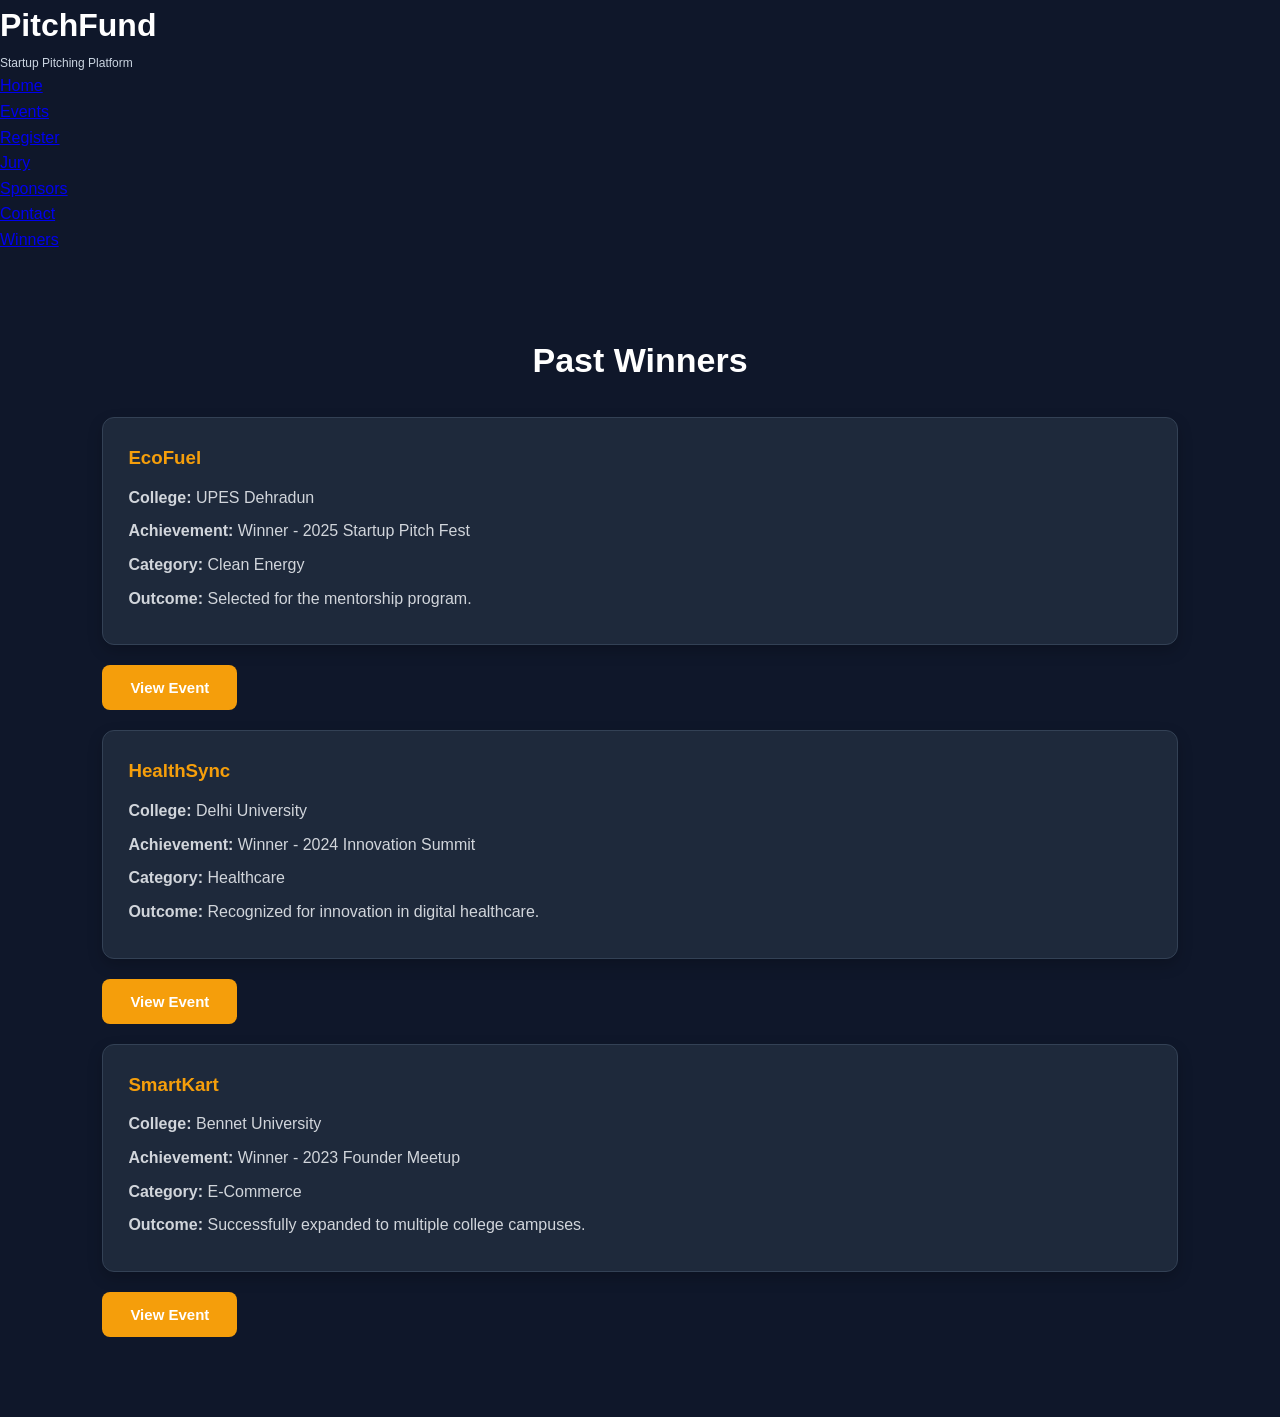
<file: winners.html>
<!DOCTYPE html>
<html lang="en">

<head>
    <meta charset="UTF-8">
    <meta name="viewport" content="width=device-width, initial-scale=1.0">

    <link rel="stylesheet" href="style.css">

    <title>Past Winners</title>
</head>

<body>
      <div>

    <h1>PitchFund</h1>

    <p class="logo-text">Startup Pitching Platform</p>

</div>

    <ul>

        <li><a href="index.html">Home</a></li>

        <li><a href="events.html">Events</a></li>

        <li><a href="register.html">Register</a></li>

        <li><a href="jury.html">Jury</a></li>

        <li><a href="sponsors.html">Sponsors</a></li>

        <li><a href="contact.html">Contact</a></li>

        <li><a href="winners.html">Winners</a></li>

    </ul>

</nav>
    <section>

        <h2>Past Winners</h2>


        <div class="card">

        <h3>EcoFuel</h3>

        <p><strong>College:</strong> UPES Dehradun</p>
        <p><strong>Achievement:</strong> Winner - 2025 Startup Pitch Fest</p>
        <p><strong>Category:</strong> Clean Energy</p>
        <p><strong>Outcome:</strong> Selected for the mentorship program.</p>

        </div>

       <a href="events.html">
         <button>View Event</button>
       </a>

        <div class="card">

        <h3>HealthSync</h3>

        <p><strong>College:</strong> Delhi University</p>
        <p><strong>Achievement:</strong> Winner - 2024 Innovation Summit</p>
        <p><strong>Category:</strong> Healthcare</p>
        <p><strong>Outcome:</strong> Recognized for innovation in digital healthcare.</p>

        </div>
         <a href="events.html">
            <button>View Event</button>
         </a>

         <div class="card">

         <h3>SmartKart</h3>

          <p><strong>College:</strong> Bennet University</p>
          <p><strong>Achievement:</strong> Winner - 2023 Founder Meetup</p>
          <p><strong>Category:</strong> E-Commerce</p>
          <p><strong>Outcome:</strong> Successfully expanded to multiple college campuses.</p>

        </div>
           <a href="events.html">
             <button>View Event</button>
          </a>

    </section>
    
</body>

</html>
</file>
<file: style.css>
*{
    margin:0;
    padding:0;
    box-sizing:border-box;
}

body{
    font-family:Arial, Helvetica, sans-serif;
    background:#0f172a;
    color:white;
    line-height:1.6;
}

nav{
    background:#111827;
    padding:18px 60px;
    display:flex;
    justify-content:space-between;
    align-items:center;
    position:sticky;
    top:0;
    z-index:1000;
    box-shadow:0 2px 10px rgba(0,0,0,0.3);
}

nav h1{
    color:#f59e0b;
    font-size:32px;
}

.logo-text{
    color:#cbd5e1;
    font-size:12px;
    margin-top:3px;
}

nav ul{
    list-style:none;
    display:flex;
    gap:30px;
}

nav a{
    color:white;
    text-decoration:none;
    font-weight:bold;
    transition:.3s;
}

nav a:hover{
    color:#f59e0b;
}
nav a{
    padding:6px 10px;
    border-radius:6px;
}

nav a:hover{
    background:rgba(245,158,11,.15);
}

.hero{
    text-align:center;
    max-width:1000px;
    margin:auto;
    padding:90px 20px;
}

.tagline{
    color:#f59e0b;
    text-transform:uppercase;
    letter-spacing:2px;
    font-size:14px;
    font-weight:bold;
    margin-bottom:20px;
}

.hero h2{
    font-size:56px;
    line-height:1.2;
    margin-bottom:25px;
}

.hero-text{
    max-width:750px;
    margin:auto;
    color:#cbd5e1;
    font-size:18px;
    line-height:1.8;
}

.hero-buttons{
    margin-top:35px;
}

.hero-buttons button{
    margin:10px;
}

.hero a{
    text-decoration:none;
}

button{
    background:#f59e0b;
    color:white;
    border:none;
    padding:14px 28px;
    border-radius:8px;
    cursor:pointer;
    font-size:15px;
    font-weight:bold;
   transition:.3s ease;
}

button:hover{
    background:#d97706;
    transform:translateY(-3px);
    box-shadow:0 8px 18px rgba(245,158,11,.35);
}

.hero-stats{
    display:flex;
    justify-content:center;
    gap:60px;
    margin-top:60px;
    flex-wrap:wrap;
}

.hero-stat{
    background:#1e293b;
    padding:20px;
    border-radius:10px;
    width:180px;
    border:1px solid #334155;
    transition:.3s ease;
}

.hero-stat h3{
    color:#f59e0b;
    font-size:34px;
}

.hero-stat p{
    color:#cbd5e1;
    margin-top:8px;
}
.hero-stat:hover{
    transform:translateY(-6px);
    border-color:#f59e0b;
}

section{
    padding:80px 8%;
}

section h2{
    text-align:center;
    margin-bottom:30px;
    font-size:34px;
}

.card{
    background:#1e293b;
    padding:25px;
    margin:20px 0;
    border-radius:12px;
    transition:0.3s ease;
    border:1px solid #334155;
    box-shadow:0 6px 15px rgba(0,0,0,.2);
}

.card:hover{
    transform:translateY(-8px);
    border-color:#f59e0b;
    background:#273549;
    box-shadow:0 12px 25px rgba(0,0,0,.35);
}

.card h3{
    margin-bottom:12px;
    color:#f59e0b;
}

.card p{
    color:#d1d5db;
    margin-bottom:8px;
}

.stats{
    text-align:center;
}

.stats-container{
    display:flex;
    justify-content:center;
    gap:25px;
    flex-wrap:wrap;
}

.stat-card{
    background:#1e293b;
    width:220px;
    padding:25px;
    border-radius:12px;
    transition:.3s ease;
    border:1px solid #334155;
}

.stat-card:hover{
    transform:translateY(-8px);
    border-color:#f59e0b;
}

.stat-card h3{
    color:#f59e0b;
    font-size:36px;
    margin-bottom:10px;
}

.countdown{
    background:#1e293b;
    text-align:center;
    border-radius:12px;
    margin:50px auto;
    max-width:900px;
    padding:40px;
    border:1px solid #334155;
    box-shadow:0 6px 15px rgba(0,0,0,.2);
}

.countdown p{
    font-size:22px;
    font-weight:bold;
    color:#f59e0b;
}

form{
    display:flex;
    flex-direction:column;
    margin-top:20px;
}

input,
textarea,
select{
    width:100%;
    padding:14px;
    margin-bottom:18px;
    border:1px solid #334155;
    border-radius:8px;
    font-size:15px;
    background:#1e293b;
    color:white;
}

textarea{
    resize:vertical;
    min-height:120px;
    font-family:Arial;
}

label{
    margin-bottom:8px;
    font-weight:bold;
}

input[type="file"]{
    background:white;
}
input:focus,
textarea:focus,
select:focus{
    outline:none;
    border-color:#f59e0b;
}

footer{
    background:#111827;
    padding:50px 8%;
    margin-top:60px;
    color:#cbd5e1;
}
.footer-container{
    display:flex;
    justify-content:space-between;
    flex-wrap:wrap;
    gap:40px;
}

.footer-container div{
    flex:1;
    min-width:220px;
}

.footer-container h3{
    color:#f59e0b;
    margin-bottom:15px;
}

.footer-container p{
    margin-bottom:10px;
}

.footer-container a{
    color:#cbd5e1;
    text-decoration:none;
}

.footer-container a:hover{
    color:#f59e0b;
}

footer hr{
    margin:30px 0;
    border:.5px solid #334155;
}

.copyright{
    text-align:center;
    color:#94a3b8;
}

@media(max-width:768px){

    nav{
        flex-direction:column;
        padding:20px;
    }

    nav ul{
        flex-direction:column;
        margin-top:20px;
        gap:15px;
        text-align:center;
    }

    .hero h2{
        font-size:38px;
    }

    .hero-text{
        font-size:16px;
    }

    .hero-stats{
        gap:20px;
    }

    .stats-container{
        flex-direction:column;
        align-items:center;
    }

}
</file>
